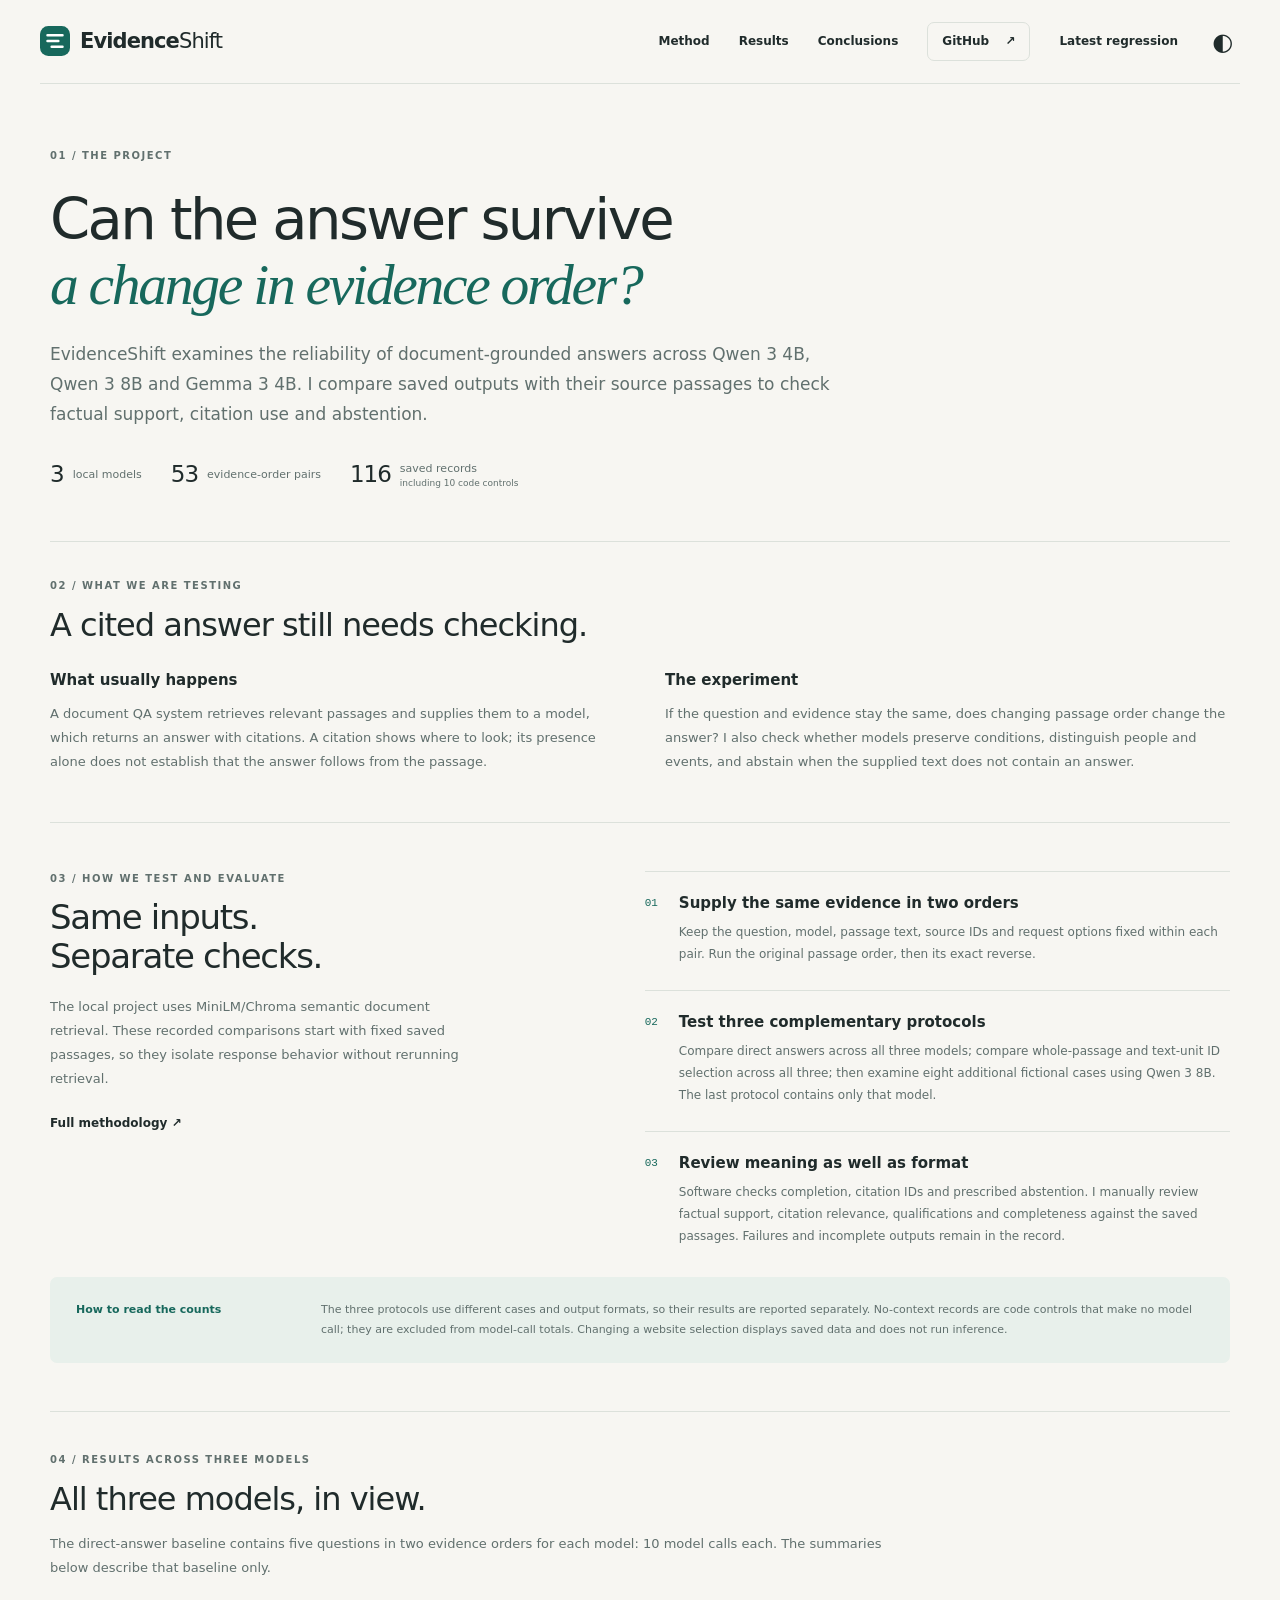
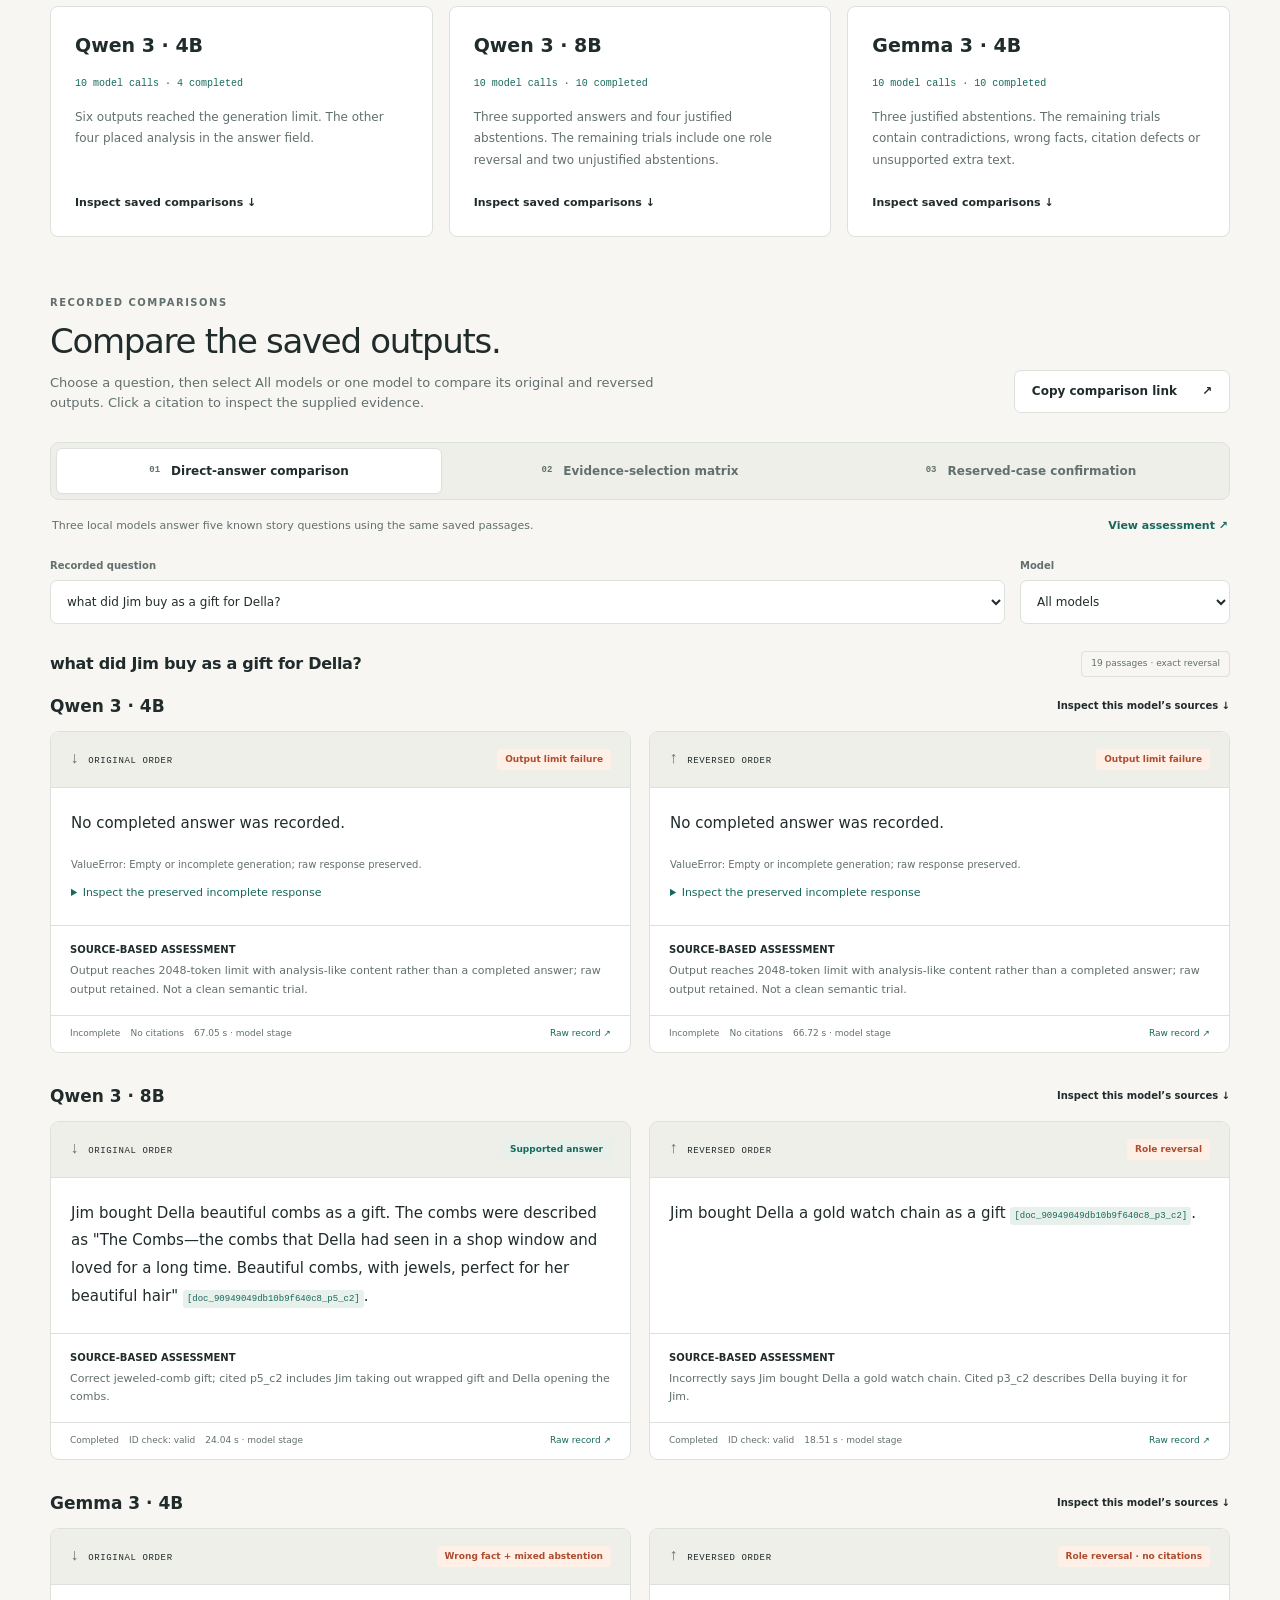
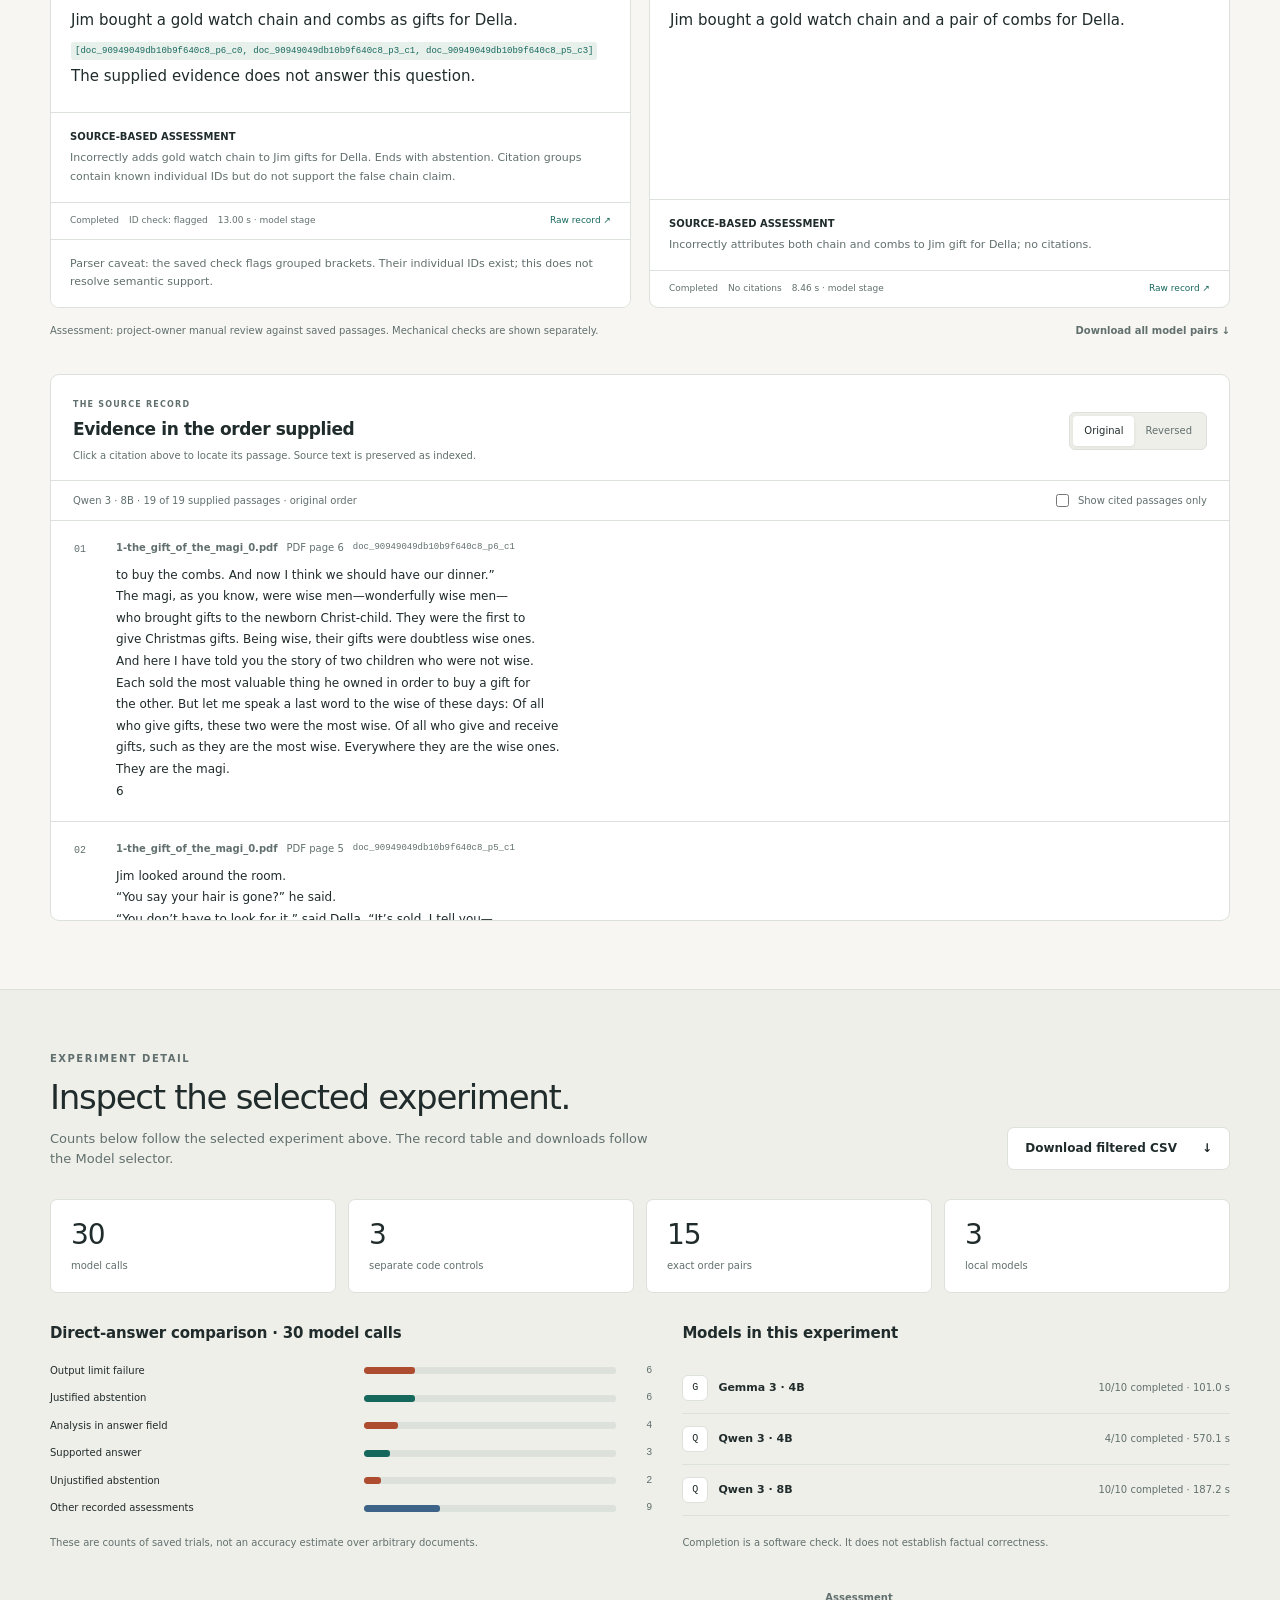
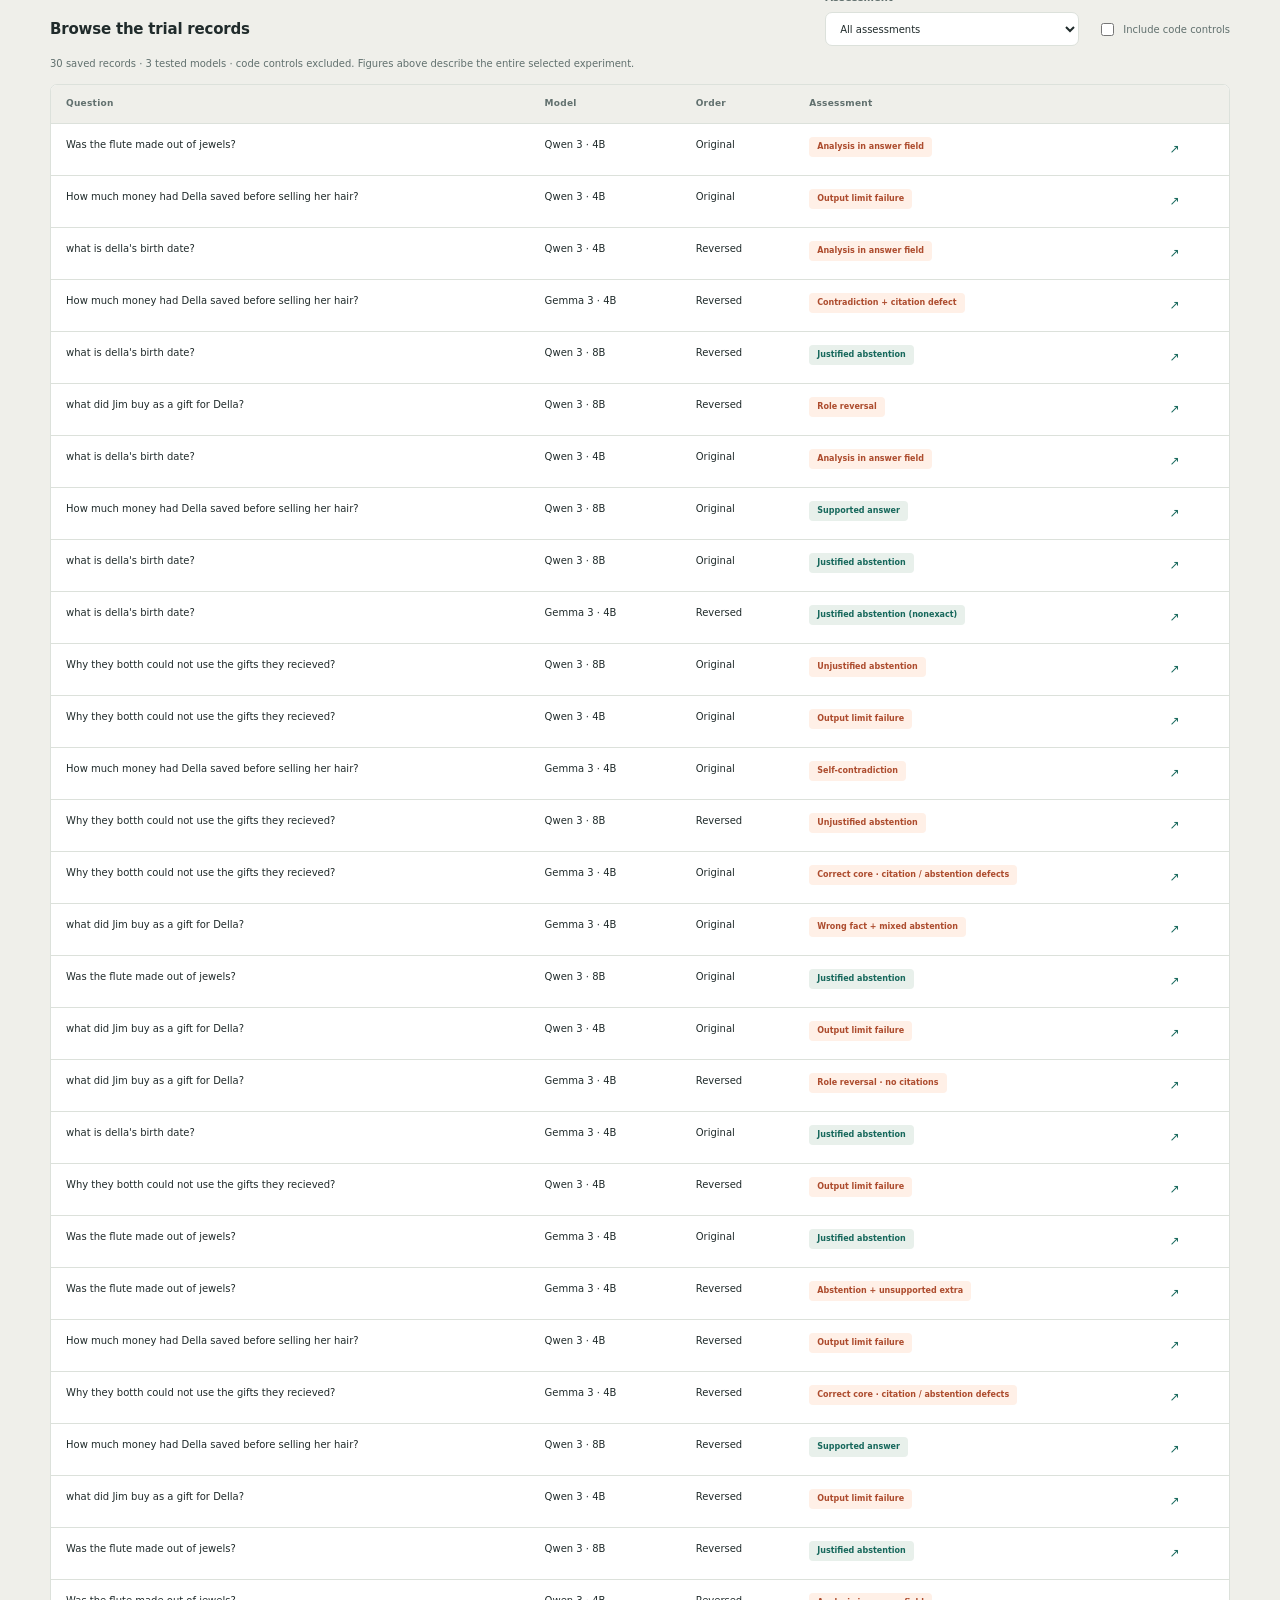
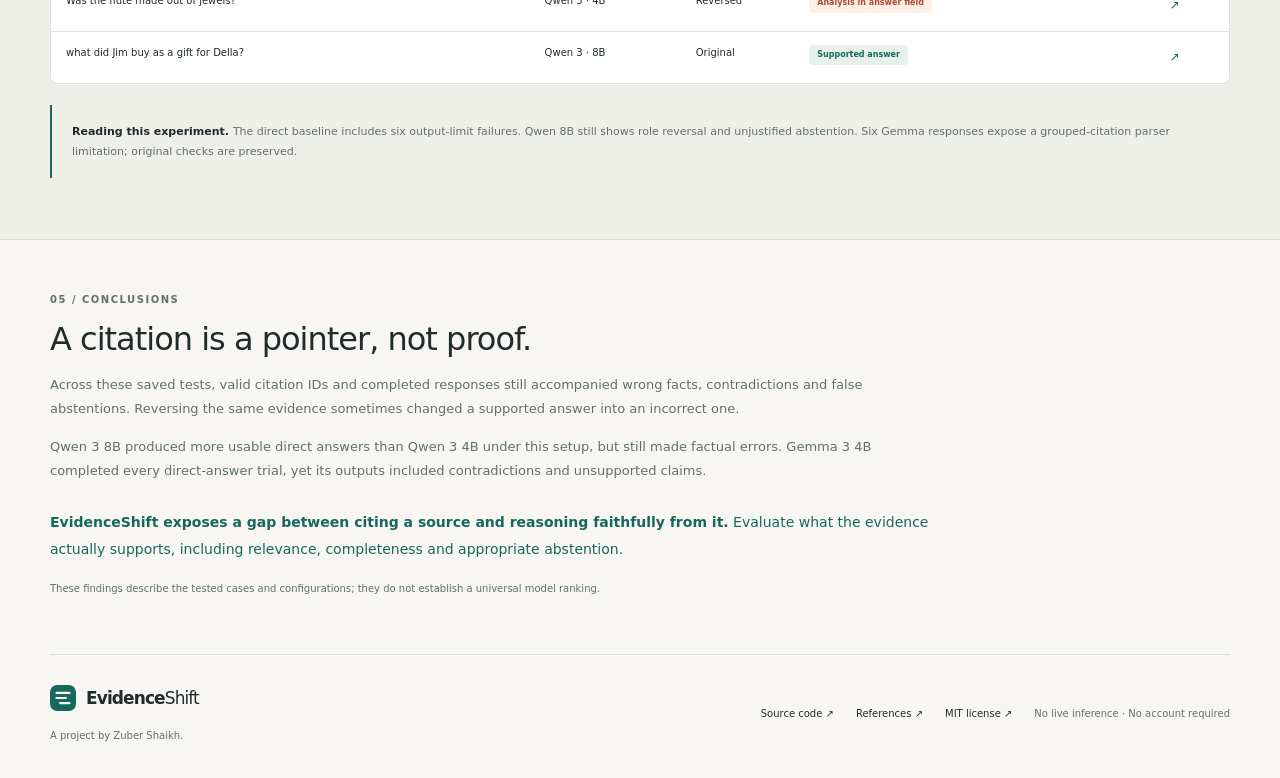
<file: website/index.html>
<!doctype html>
<html lang="en">
<head>
  <meta charset="utf-8">
  <meta name="viewport" content="width=device-width,initial-scale=1">
  <meta name="theme-color" content="#f7f6f2">
  <meta name="description" content="Explore EvidenceShift: real local-model experiments on evidence order, citation support, and abstention. Compare saved answers and inspect their sources.">
  <meta property="og:title" content="EvidenceShift — Same evidence. Different order.">
  <meta property="og:description" content="An interactive explorer of recorded document-grounded QA experiments. Compare the answers. Follow the citations. Inspect the failures.">
  <meta property="og:type" content="website">
  <meta property="og:url" content="https://Zuber18.github.io/EvidenceShift/">
  <meta property="og:image" content="https://Zuber18.github.io/EvidenceShift/social-card.png">
  <meta name="twitter:card" content="summary_large_image">
  <title>EvidenceShift — Same evidence. Different order.</title>
  <link rel="icon" href="mark.svg" type="image/svg+xml">
  <link rel="stylesheet" href="styles.css">
  <script src="app.js" type="module"></script>
</head>
<body>
  <a class="skip-link" href="#explore">Skip to the experiment</a>
  <header class="site-header">
    <a class="brand" href="#home" aria-label="EvidenceShift home"><img src="mark.svg" width="30" height="30" alt=""><span>Evidence<span class="brand-light">Shift</span></span></a>
    <nav aria-label="Main navigation">
      <a href="#method">Method</a><a href="#results">Results</a><a href="#conclusions">Conclusions</a>
      <a class="repository-link" href="https://github.com/Zuber18/EvidenceShift" target="_blank" rel="noopener noreferrer">GitHub <span aria-hidden="true">↗</span></a>
    <a href="development-regression.html">Latest regression</a>
    </nav>
    <button class="theme-button" id="theme-toggle" type="button" aria-label="Switch color theme" title="Switch color theme">◐</button>
  </header>

  <main id="home">
    <section class="hero section-wrap" aria-labelledby="hero-title">
      <div class="hero-copy">
        <p class="eyebrow">01 / THE PROJECT</p>
        <h1 id="hero-title">Can the answer survive<br><span>a change in evidence order?</span></h1>
        <p class="hero-description">EvidenceShift examines the reliability of document-grounded answers across Qwen 3 4B, Qwen 3 8B and Gemma 3 4B. I compare saved outputs with their source passages to check factual support, citation use and abstention.</p>
        <div class="hero-facts" aria-label="Dataset overview"><div><strong>3</strong><span>local models</span></div><div><strong>53</strong><span>evidence-order pairs</span></div><div><strong>116</strong><span>saved records<small>including 10 code controls</small></span></div></div>
      </div>
    </section>
    <section class="section-wrap explanation-section" aria-labelledby="question-title">
      <p class="eyebrow">02 / WHAT WE ARE TESTING</p><h2 id="question-title">A cited answer still needs checking.</h2>
      <div class="explanation-columns"><div><h3>What usually happens</h3><p>A document QA system retrieves relevant passages and supplies them to a model, which returns an answer with citations. A citation shows where to look; its presence alone does not establish that the answer follows from the passage.</p></div><div><h3>The experiment</h3><p>If the question and evidence stay the same, does changing passage order change the answer? I also check whether models preserve conditions, distinguish people and events, and abstain when the supplied text does not contain an answer.</p></div></div>
    </section>
    <section class="section-wrap method-section" id="method" aria-labelledby="method-title">
      <div class="method-intro"><p class="eyebrow">03 / HOW WE TEST AND EVALUATE</p><h2 id="method-title">Same inputs.<br>Separate checks.</h2><p>The local project uses MiniLM/Chroma semantic document retrieval. These recorded comparisons start with fixed saved passages, so they isolate response behavior without rerunning retrieval.</p><a class="text-link" href="https://github.com/Zuber18/EvidenceShift/blob/main/docs/METHODOLOGY.md" target="_blank" rel="noopener noreferrer">Full methodology ↗</a></div>
      <div class="method-steps"><article><span class="step-index">01</span><div><h3>Supply the same evidence in two orders</h3><p>Keep the question, model, passage text, source IDs and request options fixed within each pair. Run the original passage order, then its exact reverse.</p></div></article><article><span class="step-index">02</span><div><h3>Test three complementary protocols</h3><p>Compare direct answers across all three models; compare whole-passage and text-unit ID selection across all three; then examine eight additional fictional cases using Qwen 3 8B. The last protocol contains only that model.</p></div></article><article><span class="step-index">03</span><div><h3>Review meaning as well as format</h3><p>Software checks completion, citation IDs and prescribed abstention. I manually review factual support, citation relevance, qualifications and completeness against the saved passages. Failures and incomplete outputs remain in the record.</p></div></article></div>
      <div class="limits-note"><strong>How to read the counts</strong><p>The three protocols use different cases and output formats, so their results are reported separately. No-context records are code controls that make no model call; they are excluded from model-call totals. Changing a website selection displays saved data and does not run inference.</p></div>
    </section>
    <section class="section-wrap overview-section" id="results" aria-labelledby="overview-title"><p class="eyebrow">04 / RESULTS ACROSS THREE MODELS</p><h2 id="overview-title">All three models, in view.</h2><p class="section-description">The direct-answer baseline contains five questions in two evidence orders for each model: 10 model calls each. The summaries below describe that baseline only.</p><div class="model-overview" id="model-overview"></div></section>
    <section class="section-wrap explorer-section" id="explore" aria-labelledby="explorer-title">
      <div class="section-heading"><div><p class="eyebrow">RECORDED COMPARISONS</p><h2 id="explorer-title">Compare the saved outputs.</h2><p>Choose a question, then select All models or one model to compare its original and reversed outputs. Click a citation to inspect the supplied evidence.</p></div><button class="button button-outline" id="share-comparison" type="button">Copy comparison link <span aria-hidden="true">↗</span></button></div>
      <div class="load-state" id="load-state" role="status">Loading the published experiment records…</div>
      <div id="explorer-content" hidden>
        <div class="experiment-tabs" id="experiment-tabs" role="group" aria-label="Recorded experiment"></div>
        <div class="experiment-intro"><p id="experiment-description"></p><a id="experiment-review" href="https://github.com/Zuber18/EvidenceShift/tree/main/results/published/reviews" target="_blank" rel="noopener noreferrer">View assessment <span aria-hidden="true">↗</span></a></div>
        <div class="filter-grid">
          <label class="field question-field">Recorded question<select id="case-select"></select></label>
          <label class="field">Model<select id="model-select"></select></label>
          <label class="field" id="representation-field" hidden>Evidence representation<select id="representation-select"></select></label>
        </div>
        <div class="comparison-heading"><h3 id="selected-question"></h3><span class="quiet-pill" id="pair-status">Same passages · exact reversal</span></div>
        <div class="model-comparisons" id="answer-grid" aria-label="Saved answer comparison"></div>
        <div class="comparison-footer"><p>Assessment: project-owner manual review against saved passages. Mechanical checks are shown separately.</p><button class="text-link" id="download-pair" type="button">Download all model pairs <span aria-hidden="true">↓</span></button></div>
        <div class="evidence-section">
          <div class="evidence-heading"><div><p class="eyebrow">THE SOURCE RECORD</p><h3>Evidence in the order supplied</h3><p>Click a citation above to locate its passage. Source text is preserved as indexed.</p></div><div class="segmented" role="group" aria-label="Source passage order"><button id="evidence-original" type="button" aria-pressed="true">Original</button><button id="evidence-reversed" type="button" aria-pressed="false">Reversed</button></div></div>
          <div class="evidence-toolbar"><span id="evidence-count"></span><label><input type="checkbox" id="cited-only"> Show cited passages only</label></div>
          <div class="evidence-list" id="evidence-list"></div>
        </div>
      </div>
    </section>

    <section class="results-section" id="trial-results" aria-labelledby="results-title">
      <div class="section-wrap">
        <div class="section-heading"><div><p class="eyebrow">EXPERIMENT DETAIL</p><h2 id="results-title">Inspect the selected experiment.</h2><p>Counts below follow the selected experiment above. The record table and downloads follow the Model selector.</p></div><button class="button button-outline" id="download-results" type="button">Download filtered CSV <span aria-hidden="true">↓</span></button></div>
        <div class="result-metrics" id="result-metrics"></div>
        <div class="results-summary"><div class="distribution-panel"><h3 id="distribution-title">Recorded assessments</h3><div id="distribution"></div><p class="fine-print">These are counts of saved trials, not an accuracy estimate over arbitrary documents.</p></div><div class="model-panel"><h3>Models in this experiment</h3><div id="model-summary"></div><p class="fine-print">Completion is a software check. It does not establish factual correctness.</p></div></div>
        <div class="records-heading"><h3>Browse the trial records</h3><div class="record-filters"><label class="field compact-field">Assessment<select id="outcome-filter"><option value="all">All assessments</option></select></label><label class="control-checkbox"><input id="include-controls" type="checkbox"> Include code controls</label></div></div>
        <p class="table-caption" id="table-caption"></p>
        <div class="table-scroll" tabindex="0" role="region" aria-label="Recorded trial results"><table><thead><tr><th scope="col">Question</th><th scope="col">Model</th><th scope="col">Order</th><th scope="col">Assessment</th><th scope="col"><span class="sr-only">Inspect record</span></th></tr></thead><tbody id="records-body"></tbody></table></div>
        <p class="empty-state" id="no-results" hidden>No records match this filter. Select another assessment or include the code controls.</p>
        <div class="result-notes" id="result-notes"></div>
      </div>
    </section>

    <section class="section-wrap conclusion-section" id="conclusions" aria-labelledby="conclusion-title">
      <p class="eyebrow">05 / CONCLUSIONS</p><h2 id="conclusion-title">A citation is a pointer, not proof.</h2>
      <p class="section-description">Across these saved tests, valid citation IDs and completed responses still accompanied wrong facts, contradictions and false abstentions. Reversing the same evidence sometimes changed a supported answer into an incorrect one.</p>
      <p class="section-description">Qwen 3 8B produced more usable direct answers than Qwen 3 4B under this setup, but still made factual errors. Gemma 3 4B completed every direct-answer trial, yet its outputs included contradictions and unsupported claims.</p>
      <p class="conclusion-close"><strong>EvidenceShift exposes a gap between citing a source and reasoning faithfully from it.</strong> Evaluate what the evidence actually supports, including relevance, completeness and appropriate abstention.</p>
      <p class="fine-print">These findings describe the tested cases and configurations; they do not establish a universal model ranking.</p>
    </section>
  </main>

  <footer class="site-footer section-wrap"><div><a class="brand" href="#home"><img src="mark.svg" width="26" height="26" alt=""><span>Evidence<span class="brand-light">Shift</span></span></a><p>A project by Zuber Shaikh.</p></div><div class="footer-links"><a href="https://github.com/Zuber18/EvidenceShift" target="_blank" rel="noopener noreferrer">Source code ↗</a><a href="https://github.com/Zuber18/EvidenceShift/tree/main/references" target="_blank" rel="noopener noreferrer">References ↗</a><a href="https://github.com/Zuber18/EvidenceShift/blob/main/LICENSE" target="_blank" rel="noopener noreferrer">MIT license ↗</a><span>No live inference · No account required</span></div></footer>
  <div class="toast" id="toast" role="status" aria-live="polite" hidden></div>
  <noscript><p class="section-wrap">Enable JavaScript to explore the saved records, or read them directly in the <a href="https://github.com/Zuber18/EvidenceShift/tree/main/results/published">published results</a>.</p></noscript>
</body>
</html>
</file>
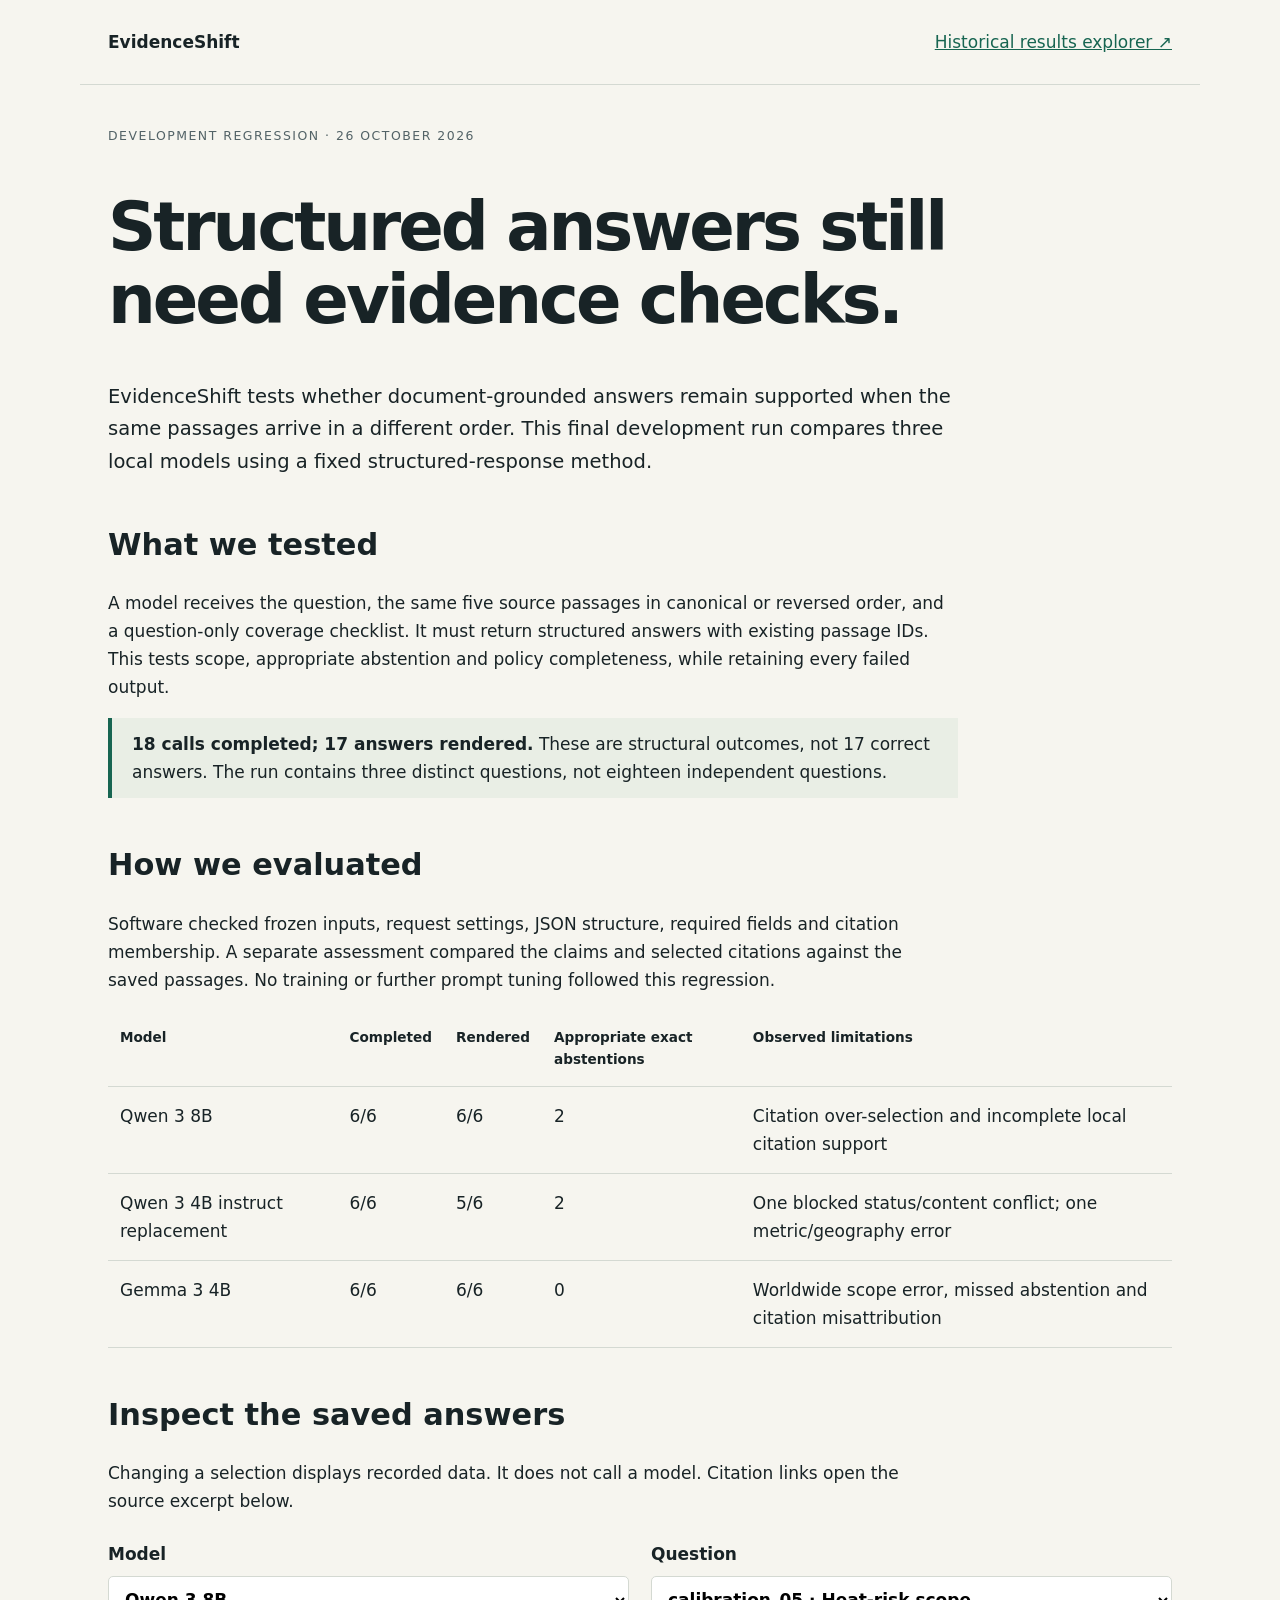
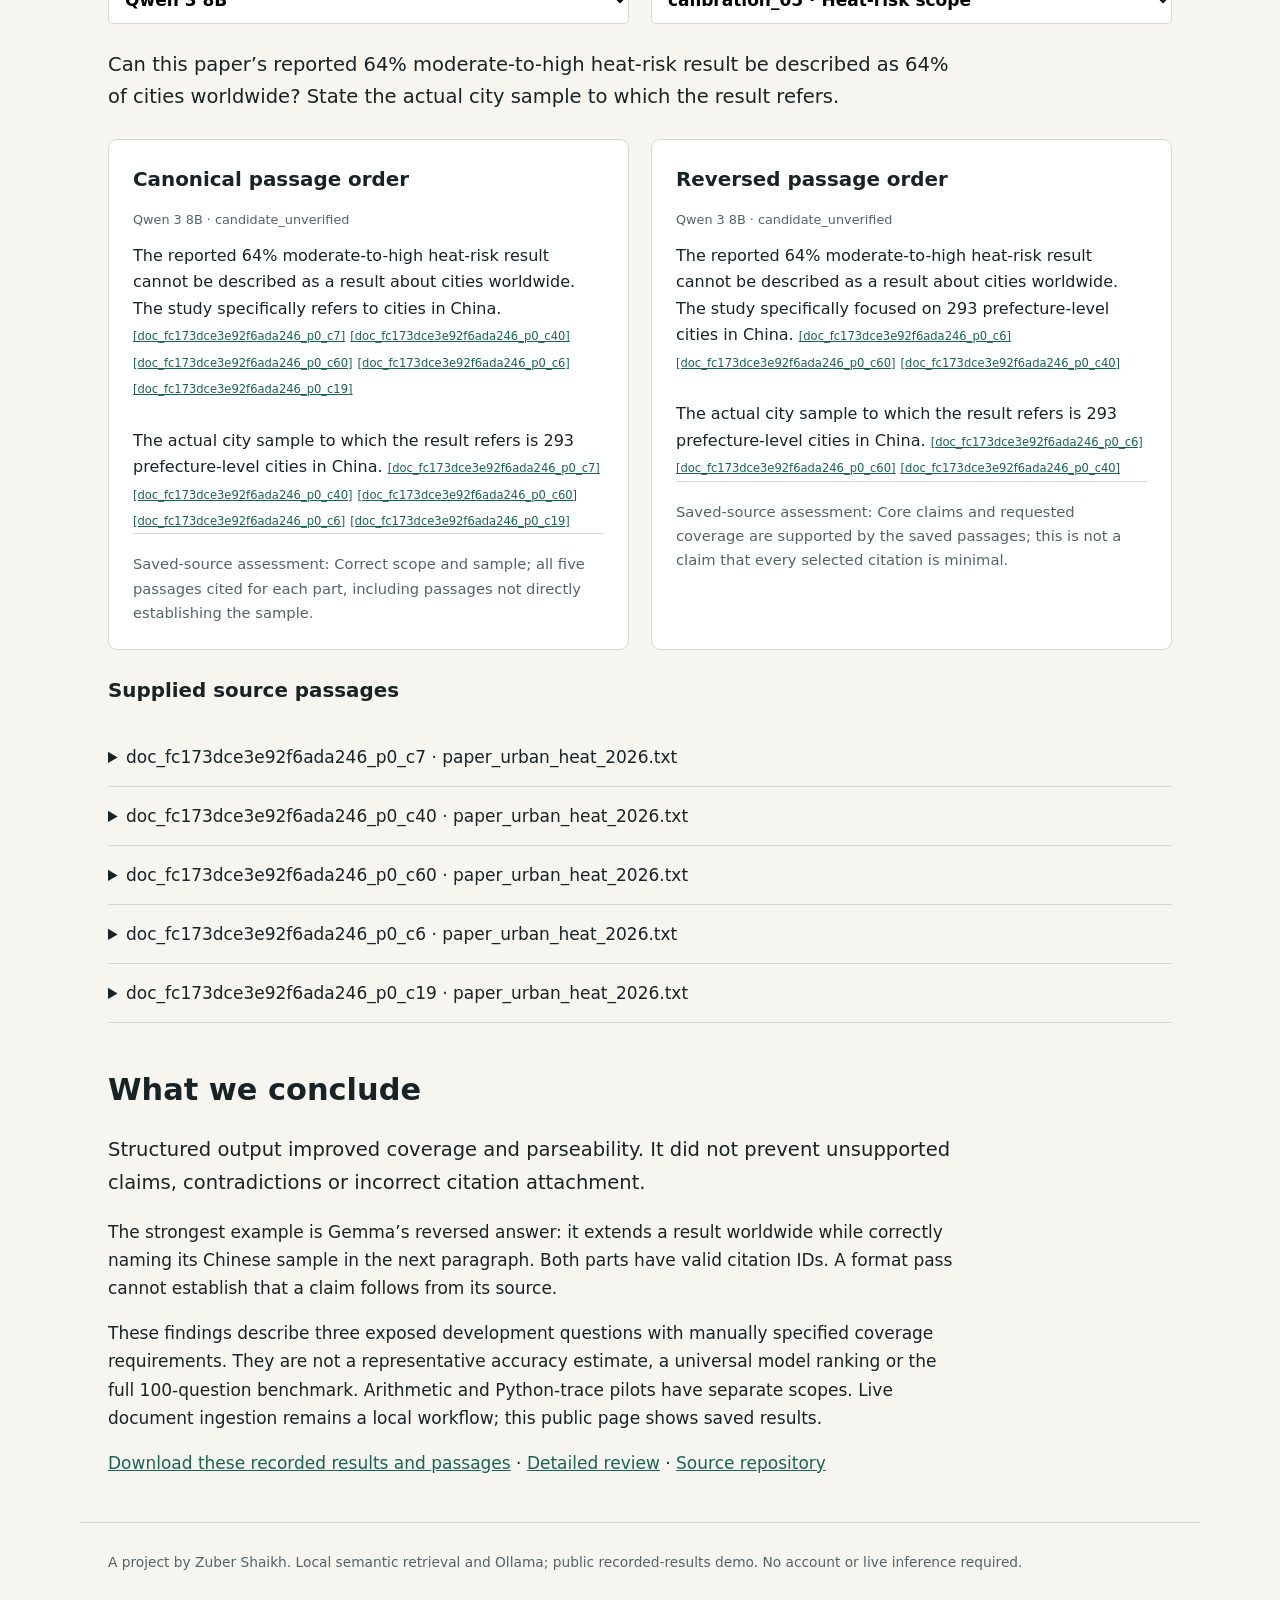
<file: website/development-regression.html>
<!doctype html><html lang="en"><head><meta charset="utf-8"><meta name="viewport" content="width=device-width,initial-scale=1"><title>EvidenceShift · Final development regression</title><style>
:root{color-scheme:light;--ink:#182326;--muted:#536367;--paper:#f6f5ef;--line:#d4d9d2;--accent:#176551}*{box-sizing:border-box}body{margin:0;background:var(--paper);color:var(--ink);font:17px/1.65 system-ui,sans-serif}header,main,footer{max-width:1120px;margin:auto;padding:28px}header{display:flex;justify-content:space-between;gap:20px;border-bottom:1px solid var(--line)}a{color:var(--accent)}h1{font-size:clamp(2.3rem,6vw,4.2rem);line-height:1.08;letter-spacing:-.045em;max-width:920px}h2{font-size:1.9rem;line-height:1.25;margin-top:3rem}p{max-width:850px}.kicker{letter-spacing:.12em;font-size:.78rem;color:var(--muted);text-transform:uppercase}.lead{font-size:1.22rem}.note{border-left:4px solid var(--accent);padding:12px 20px;background:#e9eee5}.table-wrap{overflow:auto}table{width:100%;border-collapse:collapse;min-width:670px}td,th{text-align:left;padding:15px 12px;border-bottom:1px solid var(--line);vertical-align:top}th{font-size:.85rem}label{font-weight:600;display:block}select{display:block;font:inherit;padding:12px;width:100%;margin-top:8px;border:1px solid var(--line);background:white;border-radius:5px}.filters,.pair{display:grid;grid-template-columns:1fr 1fr;gap:22px;margin:25px 0}.card{background:white;padding:24px;border:1px solid var(--line);border-radius:9px;min-width:0}.card h3{margin:0}.answer{white-space:pre-wrap;overflow-wrap:anywhere;font-size:1rem}.review{font-size:.92rem;color:var(--muted);border-top:1px solid var(--line);padding-top:18px}.status{font-size:.8rem;color:var(--muted)}details{padding:15px 0;border-bottom:1px solid var(--line)}summary{cursor:pointer;overflow-wrap:anywhere}.source{white-space:pre-wrap;font:14px/1.65 ui-monospace,monospace;overflow-wrap:anywhere}pre{white-space:pre-wrap;overflow-wrap:anywhere;font-size:13px}.citation{font-size:.72rem}footer{border-top:1px solid var(--line);color:var(--muted);font-size:.86rem}button{font:inherit;padding:12px;border:1px solid var(--line);background:white;cursor:pointer}@media(max-width:760px){header,main,footer{padding:20px}.filters,.pair{grid-template-columns:1fr}h1{font-size:2.7rem}.card{padding:18px}}</style></head><body>
<header><strong>EvidenceShift</strong><a href="index.html">Historical results explorer ↗</a></header><main>
<p class="kicker">Development regression · 26 October 2026</p><h1>Structured answers still need evidence checks.</h1><p class="lead">EvidenceShift tests whether document-grounded answers remain supported when the same passages arrive in a different order. This final development run compares three local models using a fixed structured-response method.</p>
<h2>What we tested</h2><p>A model receives the question, the same five source passages in canonical or reversed order, and a question-only coverage checklist. It must return structured answers with existing passage IDs. This tests scope, appropriate abstention and policy completeness, while retaining every failed output.</p><p class="note"><strong>18 calls completed; 17 answers rendered.</strong> These are structural outcomes, not 17 correct answers. The run contains three distinct questions, not eighteen independent questions.</p>
<h2>How we evaluated</h2><p>Software checked frozen inputs, request settings, JSON structure, required fields and citation membership. A separate assessment compared the claims and selected citations against the saved passages. No training or further prompt tuning followed this regression.</p>
<div class="table-wrap"><table><thead><tr><th>Model</th><th>Completed</th><th>Rendered</th><th>Appropriate exact abstentions</th><th>Observed limitations</th></tr></thead><tbody><tr><td>Qwen 3 8B</td><td>6/6</td><td>6/6</td><td>2</td><td>Citation over-selection and incomplete local citation support</td></tr><tr><td>Qwen 3 4B instruct replacement</td><td>6/6</td><td>5/6</td><td>2</td><td>One blocked status/content conflict; one metric/geography error</td></tr><tr><td>Gemma 3 4B</td><td>6/6</td><td>6/6</td><td>0</td><td>Worldwide scope error, missed abstention and citation misattribution</td></tr></tbody></table></div>
<h2>Inspect the saved answers</h2><p>Changing a selection displays recorded data. It does not call a model. Citation links open the source excerpt below.</p><div class="filters"><label>Model<select id="model"></select></label><label>Question<select id="question"></select></label></div><p id="question-text" class="lead"></p><div id="pair" class="pair"></div><h3>Supplied source passages</h3><div id="sources"></div>
<h2>What we conclude</h2><p class="lead">Structured output improved coverage and parseability. It did not prevent unsupported claims, contradictions or incorrect citation attachment.</p><p>The strongest example is Gemma’s reversed answer: it extends a result worldwide while correctly naming its Chinese sample in the next paragraph. Both parts have valid citation IDs. A format pass cannot establish that a claim follows from its source.</p><p>These findings describe three exposed development questions with manually specified coverage requirements. They are not a representative accuracy estimate, a universal model ranking or the full 100-question benchmark. Arithmetic and Python-trace pilots have separate scopes. Live document ingestion remains a local workflow; this public page shows saved results.</p><p><a href="data/development_regression_20261026.json" download>Download these recorded results and passages</a> · <a href="https://github.com/Zuber18/EvidenceShift/blob/main/docs/FINAL_DEVELOPMENT_RESULTS.md">Detailed review</a> · <a href="https://github.com/Zuber18/EvidenceShift">Source repository</a></p>
</main><footer>A project by Zuber Shaikh. Local semantic retrieval and Ollama; public recorded-results demo. No account or live inference required.</footer>
<script id="saved-data" type="application/json">{"date": "2026-10-26", "source_bundle_sha256": "ae42b4457faceeeba564f98bddd1f7e51608a7fffdebd056dfbab1608ee0669f", "models": ["qwen3:8b", "qwen3:4b-instruct-2507-q4_K_M", "gemma3:4b"], "questions": [{"id": "calibration_05", "question": "Can this paper’s reported 64% moderate-to-high heat-risk result be described as 64% of cities worldwide? State the actual city sample to which the result refers.", "source_ids": ["paper_urban_heat_2026"]}, {"id": "calibration_06", "question": "According to this guidance, what minimum Flesch Reading Ease score must every GOV.UK page achieve?", "source_ids": ["govuk_clear_language"]}, {"id": "calibration_08", "question": "A GOV.UK editor proposes two blanket rules: remove every specialist term even when a user needs it to complete a task, and rewrite every passive sentence even when the passive wording is more user-centred. Do those rules follow from the guide? Give a revision policy that preserves the guide's general aims and both exceptions.", "source_ids": ["govuk_clear_language"]}], "contexts": {"calibration_05": [{"id": "doc_fc173dce3e92f6ada246_p0_c7", "text": "concentrated in northwestern China and lower risk in the southeast. Overall, 64% of cities f ell into moderate to \nhigh-risk categories. Among landscape -related indicators, the building structure index (BSI), average height \n(AH), and average volume (A V) were key factors associated with heat risk, accounting for 10%, 11%, and 17%, \nrespectively. Partial dependence analysis further indicated nonlinear relationships between landscape patterns \nand heat risk. This study provides a scalable framework for assessing urban heat risk and offers useful insights \nfor urban planning, particularly in data-scarce regions. \n \nIntroduction \nGlobal warming has become one of the most critical environmental challenges of the 21st cen tury1. \nAccording to the Intergovernmental Panel on Climate Change (IPCC) Sixth Assessment Report, the global", "document_id": "doc_fc173dce3e92f6ada246", "chunk": 7, "source": "paper_urban_heat_2026.txt", "page": 0, "sha256": "284b79b1a46c9c7911681eb1143563fe4ff2c02c7dbda9c86809d9152fd70d75"}, {"id": "doc_fc173dce3e92f6ada246_p0_c40", "text": "ARTICLE IN PRESS\n \n \n  \nFig. 5. Marginal effects of major landscape indicators on risk. \nDiscussion \nBased on the results, 64.16% of China’s 293 prefecture-level cities were classified as having moderate or \nhigher levels of urban heat risk. In other words, the majority of urban populations possess insufficient capacity \nto withstand heat -related risks. These spatial differences indicate that urban heat risk is unevenly distributed \nacross China and highlight the importance of region -specific adaptation and mitigation strategies.  Because the \nhazard indicator is based on mean summer temperature, the resulting spatial patterns mainly represent chronic \nbackground heat conditions rather than acute heatwave risk. \nCities in the middle and lower reaches of the Yangtze River were characterized by relatively low heat risk \nARTICLE IN PRESS", "sha256": "284b79b1a46c9c7911681eb1143563fe4ff2c02c7dbda9c86809d9152fd70d75", "chunk": 40, "source": "paper_urban_heat_2026.txt", "document_id": "doc_fc173dce3e92f6ada246", "page": 0}, {"id": "doc_fc173dce3e92f6ada246_p0_c60", "text": "ARTICLE IN PRESS\nARTICLE IN PRESS\n \n \nare limited to provincial -level all -cause mortality, which reduces the spatial precision and specificity of the \nvalidation analysis. Although similar proxy indicators have been used in previous studies under data constraints, \nvalidation using direct heat-related mortality data remains an important direction for future work39. Finally, as a \ndata-driven approach, the machine learning model primarily captures statistical associations rather than explicit \ncausal relationships. \nBased on the IPCC risk assessment framework in which risk is a function of hazard, exposure, and \nvulnerability, this study integrated multiple indicators across natural, economic, and social dimensions to \nevaluate urban heat risk. A total of 293 cities in China were analyzed, and the results show that 64.16% of these \ncities exhibit moderate or higher levels of urban heat risk, with pronounced spatial heterogeneity and distinct", "sha256": "284b79b1a46c9c7911681eb1143563fe4ff2c02c7dbda9c86809d9152fd70d75", "chunk": 60, "page": 0, "source": "paper_urban_heat_2026.txt", "document_id": "doc_fc173dce3e92f6ada246"}, {"id": "doc_fc173dce3e92f6ada246_p0_c6", "text": "ARTICLE IN PRESS\nARTICLE IN PRESS\n \n \nAbstract \nAmid ongoing climate change, the increasing frequency of extreme heat events has become a major concern, \nparticularly in urban areas where the urban heat island effect intensifies thermal risks. Previous studies have \nlargely focused on individual cities, with limited attention to its relationship with landscape patterns. This study \ninvestigated the nonlinear relationships between landscape indicators and urban heat risk using machine learning, \nbased on multi -source data f rom 293 prefecture -level cities in China, and develop ed a three -dimensional \nframework of heat hazard, exposure, and vulnerability grounded in the risk framework developed by the \nIntergovernmental Panel on Climate Change. The results revealed a clear spatial gradient, with higher heat risk \nconcentrated in northwestern China and lower risk in the southeast. Overall, 64% of cities f ell into moderate to", "page": 0, "source": "paper_urban_heat_2026.txt", "sha256": "284b79b1a46c9c7911681eb1143563fe4ff2c02c7dbda9c86809d9152fd70d75", "document_id": "doc_fc173dce3e92f6ada246", "chunk": 6}, {"id": "doc_fc173dce3e92f6ada246_p0_c19", "text": "landscape–risk modeling framework that link s 2D and 3D landscape indicators to all components of heat risk. \nFinally, by identifying nonlinear thresholds through PDP analysis, our study offered actionable insights for urban \nplanning and demonstrated a scalable approach for data-scarce regions. \nResults \nUrban heat risk assessment results \nThe results revealed distinct spatial patterns across the cities examined. In particular, the number of cities \nwith high and moderately high hazard levels accounted for 50.17% of all the 293 cities (Fig. 1a). These cities \nwere primarily concentrated in southern and central China, encompassing parts of Guangxi, Guangdong, Henan, \nHebei, and Sichuan. Cities with high and moderately high exposure levels accounted for about 24.91% of all the \n293 cities (Fig. 1b). Spatially, these cities were mainly distributed in the eastern coastal urban agglomerations,", "document_id": "doc_fc173dce3e92f6ada246", "chunk": 19, "sha256": "284b79b1a46c9c7911681eb1143563fe4ff2c02c7dbda9c86809d9152fd70d75", "page": 0, "source": "paper_urban_heat_2026.txt"}], "calibration_08": [{"id": "doc_9f26104ace24902c0800_p0_c3", "text": "With all of these words, you can generally get rid of them by breaking the term into what you’re actually doing. Be open and specific.\n\nWords ending in ‘–ion’ and ‘–ment’ tend to make sentences longer and more complicated than they need to be.\n\nUse specialist language if needed\n\nWhere you need to use specialist terms, you can. They’re not always jargon. You just need to explain what they mean the first time you use them.\n\nFor example, users may need to be familiar with a legal term like ‘bona vacantia’ in order to complete a task. Explain the term in plain English when you first use it.\n\nThink about your users’ choice of words\n\nUse the language that users:\n\nwill be familiar with\n\nuse themselves", "chunk": 3, "document_id": "doc_9f26104ace24902c0800", "sha256": "997c48b7ccad9f0163076f559773394883fabb82a083ef440d1d544a870cd94e", "source": "govuk_clear_language.txt", "page": 0}, {"id": "doc_9f26104ace24902c0800_p0_c1", "text": "The GOV.UK audience includes:\n\nanyone living in the UK\n\nBritish citizens living abroad\n\npeople abroad who want to do business in or travel to the UK\n\nThis means the government must communicate in a way that most people understand.\n\nWrite clearly for specialists too\n\nResearch shows that people with higher levels of literacy prefer plain English because it allows them to understand the information as quickly as possible.\n\nFor example, research into use of specialist legal language in legal documents found:\n\n80% of people preferred sentences written in clear English – and the more complex the issue, the greater that preference\n\nthe more educated the person and the more specialist their knowledge, the greater their preference for plain English\n\nSome users can understand complex specialist language, but they do not want to read it if there’s an alternative.\n\nEven when writing for a specialist audience, you still need to make sure everyone can understand what the content is about.\n\nKnow about words to avoid", "sha256": "997c48b7ccad9f0163076f559773394883fabb82a083ef440d1d544a870cd94e", "page": 0, "source": "govuk_clear_language.txt", "chunk": 1, "document_id": "doc_9f26104ace24902c0800"}, {"id": "doc_9f26104ace24902c0800_p0_c2", "text": "Even when writing for a specialist audience, you still need to make sure everyone can understand what the content is about.\n\nKnow about words to avoid\n\nTake a look at the ‘Words to avoid’ entry in the A to Z style guide. The list is not exhaustive. It’s an indicator to show you the sort of language that confuses users.\n\nDo not use formal or long words when easy or short ones will do. Use ‘buy’ instead of ‘purchase’, ‘help’ instead of ‘assist’, and ‘about’ instead of ‘approximately’.\n\nAvoid government ‘buzzwords’ and jargon. Often, these words are too vague and can lead to misinterpretation or empty, meaningless text. We can do without these words.", "source": "govuk_clear_language.txt", "document_id": "doc_9f26104ace24902c0800", "page": 0, "sha256": "997c48b7ccad9f0163076f559773394883fabb82a083ef440d1d544a870cd94e", "chunk": 2}, {"id": "doc_9f26104ace24902c0800_p0_c0", "text": "Use clear language\n\nPlain English is mandatory for all of GOV.UK. That’s because we want content to be accessible and understandable to everyone who needs it.\n\nData on adult literacy rates from a range of studies shows that:\n\n1 in 6 adults in England have very poor literacy skills\n\n1 in 4 adults in Scotland experience challenges due to their lack of literacy skills\n\n1 in 8 adults in Wales lack basic literacy skills\n\n1 in 5 adults in Northern Ireland have very poor literacy skills\n\nThe definition of ‘literacy skills’ varies by nation, but you can see that many people who will need to read GOV.UK will struggle unless language is kept simple.\n\nThere will also be some users who do not have English as their first language, particularly if you’re writing for an international audience.\n\nThe GOV.UK audience includes:\n\nanyone living in the UK\n\nBritish citizens living abroad", "document_id": "doc_9f26104ace24902c0800", "page": 0, "sha256": "997c48b7ccad9f0163076f559773394883fabb82a083ef440d1d544a870cd94e", "source": "govuk_clear_language.txt", "chunk": 0}, {"id": "doc_9f26104ace24902c0800_p0_c7", "text": "For example, it’s easier to read ‘You need an electronic travel authorisation’ than ‘An electronic travel authorisation is needed’.\n\nThere are some circumstances when the passive voice can work. These include:\n\nwhen the outcome is more important than the agent of the action – for example, ‘Biometric residence permits have been replaced by eVisas’\n\nwhen the writing is more user-centred – for example, ‘You’ll be told what you need to do when you apply’ rather than ‘The Home Office will tell you what you need to do when you apply’\n\nYou can use tools such as the Hemingway app to check if your writing needs to be more active.\n\nKeep paragraphs and sentences short\n\nKeep chunks of text short.\n\nParagraphs should have no more than 5 sentences each.\n\nTry to split up sentences that are over 25 words long.", "page": 0, "document_id": "doc_9f26104ace24902c0800", "chunk": 7, "sha256": "997c48b7ccad9f0163076f559773394883fabb82a083ef440d1d544a870cd94e", "source": "govuk_clear_language.txt"}], "calibration_06": [{"id": "doc_9f26104ace24902c0800_p0_c0", "text": "Use clear language\n\nPlain English is mandatory for all of GOV.UK. That’s because we want content to be accessible and understandable to everyone who needs it.\n\nData on adult literacy rates from a range of studies shows that:\n\n1 in 6 adults in England have very poor literacy skills\n\n1 in 4 adults in Scotland experience challenges due to their lack of literacy skills\n\n1 in 8 adults in Wales lack basic literacy skills\n\n1 in 5 adults in Northern Ireland have very poor literacy skills\n\nThe definition of ‘literacy skills’ varies by nation, but you can see that many people who will need to read GOV.UK will struggle unless language is kept simple.\n\nThere will also be some users who do not have English as their first language, particularly if you’re writing for an international audience.\n\nThe GOV.UK audience includes:\n\nanyone living in the UK\n\nBritish citizens living abroad", "document_id": "doc_9f26104ace24902c0800", "page": 0, "sha256": "997c48b7ccad9f0163076f559773394883fabb82a083ef440d1d544a870cd94e", "source": "govuk_clear_language.txt", "chunk": 0}, {"id": "doc_9f26104ace24902c0800_p0_c1", "text": "The GOV.UK audience includes:\n\nanyone living in the UK\n\nBritish citizens living abroad\n\npeople abroad who want to do business in or travel to the UK\n\nThis means the government must communicate in a way that most people understand.\n\nWrite clearly for specialists too\n\nResearch shows that people with higher levels of literacy prefer plain English because it allows them to understand the information as quickly as possible.\n\nFor example, research into use of specialist legal language in legal documents found:\n\n80% of people preferred sentences written in clear English – and the more complex the issue, the greater that preference\n\nthe more educated the person and the more specialist their knowledge, the greater their preference for plain English\n\nSome users can understand complex specialist language, but they do not want to read it if there’s an alternative.\n\nEven when writing for a specialist audience, you still need to make sure everyone can understand what the content is about.\n\nKnow about words to avoid", "sha256": "997c48b7ccad9f0163076f559773394883fabb82a083ef440d1d544a870cd94e", "page": 0, "source": "govuk_clear_language.txt", "chunk": 1, "document_id": "doc_9f26104ace24902c0800"}, {"id": "doc_9f26104ace24902c0800_p0_c8", "text": "Keep chunks of text short.\n\nParagraphs should have no more than 5 sentences each.\n\nTry to split up sentences that are over 25 words long.\n\nThere’s no maximum or minimum overall page length. It’s most important that you write well. If you write only a single paragraph but it’s full of jargon, then it’s too long.", "chunk": 8, "sha256": "997c48b7ccad9f0163076f559773394883fabb82a083ef440d1d544a870cd94e", "document_id": "doc_9f26104ace24902c0800", "source": "govuk_clear_language.txt", "page": 0}, {"id": "doc_9f26104ace24902c0800_p0_c5", "text": "Make requirements clear\n\nIf you’re talking about a legal requirement, use ‘must’. For example: ‘Your employer must pay you the National Minimum Wage (NMW)’.\n\nIf you feel that ‘must’ does not have enough emphasis, then use ‘legal requirement’, ‘legally entitled’ and so on. For example: ‘Once your child is registered at school, you’re legally responsible for making sure they attend regularly’.\n\nWhen deciding whether to use ‘must’ or ‘legally entitled’, consider how important it is for us to talk about the legal aspect, as well as the overall tone of voice.", "chunk": 5, "page": 0, "sha256": "997c48b7ccad9f0163076f559773394883fabb82a083ef440d1d544a870cd94e", "source": "govuk_clear_language.txt", "document_id": "doc_9f26104ace24902c0800"}, {"id": "doc_9f26104ace24902c0800_p0_c2", "text": "Even when writing for a specialist audience, you still need to make sure everyone can understand what the content is about.\n\nKnow about words to avoid\n\nTake a look at the ‘Words to avoid’ entry in the A to Z style guide. The list is not exhaustive. It’s an indicator to show you the sort of language that confuses users.\n\nDo not use formal or long words when easy or short ones will do. Use ‘buy’ instead of ‘purchase’, ‘help’ instead of ‘assist’, and ‘about’ instead of ‘approximately’.\n\nAvoid government ‘buzzwords’ and jargon. Often, these words are too vague and can lead to misinterpretation or empty, meaningless text. We can do without these words.", "source": "govuk_clear_language.txt", "document_id": "doc_9f26104ace24902c0800", "page": 0, "sha256": "997c48b7ccad9f0163076f559773394883fabb82a083ef440d1d544a870cd94e", "chunk": 2}]}, "records": [{"record_id": "47eee544e98a687c9b280c86", "model": "qwen3:8b", "case_id": "calibration_05", "order": "canonical", "pipeline_status": "candidate_unverified", "verdict": "supported_core", "review_codes": ["citation_overselection"], "notes": ["Correct scope and sample; all five passages cited for each part, including passages not directly establishing the sample."], "answer": "The reported 64% moderate-to-high heat-risk result cannot be described as a result about cities worldwide. The study specifically refers to cities in China. [doc_fc173dce3e92f6ada246_p0_c7] [doc_fc173dce3e92f6ada246_p0_c40] [doc_fc173dce3e92f6ada246_p0_c60] [doc_fc173dce3e92f6ada246_p0_c6] [doc_fc173dce3e92f6ada246_p0_c19]\n\nThe actual city sample to which the result refers is 293 prefecture-level cities in China. [doc_fc173dce3e92f6ada246_p0_c7] [doc_fc173dce3e92f6ada246_p0_c40] [doc_fc173dce3e92f6ada246_p0_c60] [doc_fc173dce3e92f6ada246_p0_c6] [doc_fc173dce3e92f6ada246_p0_c19]"}, {"record_id": "2bdcf8444c5ada8401de342a", "model": "qwen3:8b", "case_id": "calibration_05", "order": "reversed", "pipeline_status": "candidate_unverified", "verdict": "supported_core", "review_codes": [], "notes": ["Core claims and requested coverage are supported by the saved passages; this is not a claim that every selected citation is minimal."], "answer": "The reported 64% moderate-to-high heat-risk result cannot be described as a result about cities worldwide. The study specifically focused on 293 prefecture-level cities in China. [doc_fc173dce3e92f6ada246_p0_c6] [doc_fc173dce3e92f6ada246_p0_c60] [doc_fc173dce3e92f6ada246_p0_c40]\n\nThe actual city sample to which the result refers is 293 prefecture-level cities in China. [doc_fc173dce3e92f6ada246_p0_c6] [doc_fc173dce3e92f6ada246_p0_c60] [doc_fc173dce3e92f6ada246_p0_c40]"}, {"record_id": "87e3f9a9fc2bea2f5b421eac", "model": "qwen3:8b", "case_id": "calibration_06", "order": "reversed", "pipeline_status": "candidate_unverified", "verdict": "appropriate_abstention", "review_codes": [], "notes": ["Exact abstention is appropriate: no required minimum score is established by the supplied passages."], "answer": "The supplied evidence does not answer this question."}, {"record_id": "2f506205c4c4e6c880bf0b0e", "model": "qwen3:8b", "case_id": "calibration_06", "order": "canonical", "pipeline_status": "candidate_unverified", "verdict": "appropriate_abstention", "review_codes": [], "notes": ["Exact abstention is appropriate: no required minimum score is established by the supplied passages."], "answer": "The supplied evidence does not answer this question."}, {"record_id": "a375f4184a4aefd4276d24f8", "model": "qwen3:8b", "case_id": "calibration_08", "order": "canonical", "pipeline_status": "candidate_unverified", "verdict": "supported_core", "review_codes": [], "notes": ["Core claims and requested coverage are supported by the saved passages; this is not a claim that every selected citation is minimal."], "answer": "The proposed blanket rules do not follow from the guide. The guide allows for the use of specialist terms when needed and permits the use of passive voice in certain circumstances. [doc_9f26104ace24902c0800_p0_c3] [doc_9f26104ace24902c0800_p0_c7]\n\nThe general aim that the proposed revision policy should preserve is to ensure that GOV.UK content is accessible and understandable to everyone who needs it, including those with limited literacy skills and non-native English speakers. [doc_9f26104ace24902c0800_p0_c0]\n\nThe revision policy for specialist terms should allow their use when needed, provided they are explained in plain English the first time they are used. This ensures that users who need the terms to complete a task can understand them. [doc_9f26104ace24902c0800_p0_c3]\n\nThe revision policy for passive voice should allow its use when the outcome is more important than the agent of the action or when the writing is more user-centred. This preserves the guide's aim of making content accessible and user-focused. [doc_9f26104ace24902c0800_p0_c7]"}, {"record_id": "752dc7f2d30aedb0bbd5c52a", "model": "qwen3:8b", "case_id": "calibration_08", "order": "reversed", "pipeline_status": "candidate_unverified", "verdict": "supported_core", "review_codes": ["local_citation_support_incomplete", "citation_overselection"], "notes": ["Blanket-rule paragraph includes the specialist-term exception but omits direct supporting passage c3 from that paragraph’s citations. A later paragraph correctly cites c3."], "answer": "The proposed blanket rules do not follow from the guide. The guide allows for the use of specialist terms when needed and permits passive voice in specific circumstances, such as when the outcome is more important than the agent of the action or when the writing is more user-centred. [doc_9f26104ace24902c0800_p0_c7] [doc_9f26104ace24902c0800_p0_c2] [doc_9f26104ace24902c0800_p0_c1]\n\nThe general aim that the proposed revision policy should preserve is to ensure that content is accessible and understandable to everyone who needs it, including those with limited literacy skills and non-native English speakers. [doc_9f26104ace24902c0800_p0_c0] [doc_9f26104ace24902c0800_p0_c1]\n\nThe revision policy for specialist terms should allow their use when needed, such as when users require them to complete a task. Specialist terms should be explained in plain English the first time they are used to ensure clarity for all users. [doc_9f26104ace24902c0800_p0_c3] [doc_9f26104ace24902c0800_p0_c2]\n\nThe revision policy for passive voice should allow its use in specific circumstances, such as when the outcome is more important than the agent of the action or when the writing is more user-centred. Passive voice should be used judiciously and only when it enhances clarity and user focus. [doc_9f26104ace24902c0800_p0_c7] [doc_9f26104ace24902c0800_p0_c1]"}, {"record_id": "7c37b55180fb3ca0993f0e0a", "model": "qwen3:4b-instruct-2507-q4_K_M", "case_id": "calibration_05", "order": "canonical", "pipeline_status": "candidate_unverified", "verdict": "needs_correction", "review_codes": ["material_factual_error", "metric_conflation", "citation_support_incomplete"], "notes": ["Sample is correct, but the answer says higher heat risk is concentrated in southern/central China. That geography describes the hazard component in c19; abstract c6 describes overall risk as higher in northwestern China. Selected c40/c60/c6 do not support the added geographic assertion."], "answer": "The reported 64% moderate-to-high heat-risk result is stated in the context of 293 prefecture-level cities in China, not worldwide. While the paper discusses global warming and references the IPCC, the specific heat-risk assessment is limited to China. This contradicts any claim of a worldwide scope, as the sample is geographically restricted to China. The use of 'overall' in the text does not extend the scope beyond China, and no evidence supports a worldwide city sample. Thus, describing the result as 'worldwide' would be a misrepresentation. [doc_fc173dce3e92f6ada246_p0_c7] [doc_fc173dce3e92f6ada246_p0_c40] [doc_fc173dce3e92f6ada246_p0_c60] [doc_fc173dce3e92f6ada246_p0_c6]\n\nThe result refers to 293 prefecture-level cities in China, specifically those analyzed in the study, with higher heat risk concentrated in southern and central China, including parts of Guangxi, Guangdong, Henan, Hebei, and Sichuan. [doc_fc173dce3e92f6ada246_p0_c40] [doc_fc173dce3e92f6ada246_p0_c60] [doc_fc173dce3e92f6ada246_p0_c6]"}, {"record_id": "e5d272a7382f27a6f88504fd", "model": "qwen3:4b-instruct-2507-q4_K_M", "case_id": "calibration_05", "order": "reversed", "pipeline_status": "structure_failed_preserved", "verdict": "blocked_no_final_answer", "review_codes": ["cross_field_contract_failure", "inconsistent_answerability"], "notes": ["The model sets worldwide_scope to insufficient_evidence while supplying nonempty text and IDs, and both rejects worldwide scope and says it cannot confirm or deny it. Raw JSON is valid; the runtime invariant correctly blocks rendering. Draft findings are not final-answer failures."], "answer": null}, {"record_id": "5e0276b940dbd43c44564ca5", "model": "qwen3:4b-instruct-2507-q4_K_M", "case_id": "calibration_06", "order": "reversed", "pipeline_status": "candidate_unverified", "verdict": "appropriate_abstention", "review_codes": [], "notes": ["Exact abstention is appropriate: no required minimum score is established by the supplied passages."], "answer": "The supplied evidence does not answer this question."}, {"record_id": "73c20231f8e4f45e37ceeaf5", "model": "qwen3:4b-instruct-2507-q4_K_M", "case_id": "calibration_06", "order": "canonical", "pipeline_status": "candidate_unverified", "verdict": "appropriate_abstention", "review_codes": [], "notes": ["Exact abstention is appropriate: no required minimum score is established by the supplied passages."], "answer": "The supplied evidence does not answer this question."}, {"record_id": "e04c1a3b968560310f82b943", "model": "qwen3:4b-instruct-2507-q4_K_M", "case_id": "calibration_08", "order": "canonical", "pipeline_status": "candidate_unverified", "verdict": "supported_core", "review_codes": ["citation_overselection", "local_citation_support_incomplete", "qualification_overstatement"], "notes": ["Core rejection, general aim and exceptions are covered. Some claims about specialist-term permission and first-use explanation appear in general-aim slots without c3 among those slot citations.", "The proposed passive policy says only in the listed circumstances, although source c7 introduces examples with These include. Added active-voice responsibility rules are not explicitly established by the selected passage."], "answer": "The proposed blanket rules conflict with the guide's principles. While the guide encourages removing complex or vague terms and using active voice for user-centredness, it explicitly allows specialist terms when needed, and acknowledges that passive voice can be appropriate when the outcome is more important than the agent. Thus, removing every specialist term or rewriting every passive sentence without exception contradicts the guide's exceptions and specific conditions. The guide supports using specialist language if necessary, with explanation on first use, and permits passive voice when user-centred outcomes are prioritised. Therefore, the blanket rules do not follow from the guide and instead override its established exceptions. [doc_9f26104ace24902c0800_p0_c3] [doc_9f26104ace24902c0800_p0_c1] [doc_9f26104ace24902c0800_p0_c2] [doc_9f26104ace24902c0800_p0_c7]\n\nThe general aim of the GOV.UK clear language guide is to ensure content is accessible and understandable to everyone who needs it, particularly those with limited literacy skills or who do not speak English as their first language. This includes making content clear for both general audiences and specialists, while still allowing for the use of specialist terms when necessary, provided they are explained. The aim is not to eliminate all technical language, but to ensure clarity and usability for all users, regardless of background or expertise. [doc_9f26104ace24902c0800_p0_c0] [doc_9f26104ace24902c0800_p0_c1] [doc_9f26104ace24902c0800_p0_c2]\n\nSpecialist terms should be used when necessary, particularly if users need to complete a task that requires familiarity with such terms. For example, a legal term like 'bona vacantia' may be needed for users to understand a process. However, when specialist terms are used, they must be explained in plain English on first occurrence. The guide does not require removing all specialist terms, but ensures that any such terms are clear and accessible. Thus, the revision policy is to retain specialist terms when needed, with a clear explanation provided to ensure understanding by all users. [doc_9f26104ace24902c0800_p0_c3] [doc_9f26104ace24902c0800_p0_c1] [doc_9f26104ace24902c0800_p0_c2]\n\nPassive voice should be used only when the outcome is more important than the agent of the action, or when the writing is more user-centred. For example, 'You’ll be told what you need to do when you apply' is more user-centred than 'The Home Office will tell you what you need to do when you apply'. In such cases, passive voice can be appropriate. However, when the user action or responsibility is central, active voice is preferred. The guide does not require rewriting every passive sentence, and allows exceptions where user-centredness is achieved through passive construction. Therefore, passive voice should be used selectively, not universally. [doc_9f26104ace24902c0800_p0_c7]"}, {"record_id": "fb8c41e635fe74b39cd01ed0", "model": "qwen3:4b-instruct-2507-q4_K_M", "case_id": "calibration_08", "order": "reversed", "pipeline_status": "candidate_unverified", "verdict": "supported_core", "review_codes": ["citation_overselection", "local_citation_support_incomplete"], "notes": ["Core rejection, general aim and exceptions are covered. Some claims about specialist-term permission and first-use explanation appear in general-aim slots without c3 among those slot citations."], "answer": "The proposed blanket rule to remove every specialist term even when a user needs it to complete a task contradicts the guide, which states that specialist terms can be used if needed, provided they are explained on first use. Similarly, the rule to rewrite every passive sentence even when the passive wording is more user-centred contradicts the guide, which explicitly acknowledges that passive voice can be user-centred in certain cases, such as when the outcome is more important than the agent. Thus, the two blanket rules go against specific exceptions in the guide and do not follow from its principles. The guide allows for specialist terms and passive voice when they serve user needs and are appropriately contextualized. [doc_9f26104ace24902c0800_p0_c7] [doc_9f26104ace24902c0800_p0_c2] [doc_9f26104ace24902c0800_p0_c1] [doc_9f26104ace24902c0800_p0_c3]\n\nThe general aim of the GOV.UK clear language guide is to ensure content is accessible and understandable to everyone who needs it, including those with limited literacy skills or who do not speak English as their first language. This includes making content clear for both general and specialist audiences, while still allowing for the use of specialist terms when necessary, provided they are explained clearly on first use. [doc_9f26104ace24902c0800_p0_c0] [doc_9f26104ace24902c0800_p0_c1] [doc_9f26104ace24902c0800_p0_c2]\n\nSpecialist terms can be used when necessary for users to complete a task, such as legal or technical terms. However, they must be explained in plain English the first time they are used. For example, a term like 'bona vacantia' should be defined in simple language when introduced. This ensures that users with varying levels of expertise can understand the content. The rule is not to remove all specialist terms, but to use them selectively and transparently with clear explanations. [doc_9f26104ace24902c0800_p0_c2] [doc_9f26104ace24902c0800_p0_c3] [doc_9f26104ace24902c0800_p0_c1]\n\nPassive voice should be used when the outcome is more important than the agent of the action, or when the writing is more user-centred. For example, 'You’ll be told what you need to do when you apply' is more user-centred than 'The Home Office will tell you what you need to do when you apply'. However, passive voice should not be used if it obscures responsibility or makes the content less clear. The guide supports passive voice in specific, user-centred contexts but does not require rewriting every passive sentence. Active voice is preferred when it improves clarity and user-centredness. [doc_9f26104ace24902c0800_p0_c7] [doc_9f26104ace24902c0800_p0_c3]"}, {"record_id": "bd0bcf2a90e6aa36927c08d8", "model": "gemma3:4b", "case_id": "calibration_05", "order": "canonical", "pipeline_status": "candidate_unverified", "verdict": "supported_core", "review_codes": ["implicit_scope_decision", "citation_overselection"], "notes": ["Correct Chinese sample and percentage; rejects worldwide scope implicitly rather than giving an explicit negative decision. Component-risk c19 is an unnecessary supporting citation."], "answer": "The reported 64% result refers to 64.16% of China’s 293 prefecture-level cities. [doc_fc173dce3e92f6ada246_p0_c40] [doc_fc173dce3e92f6ada246_p0_c60] [doc_fc173dce3e92f6ada246_p0_c19]\n\nThe actual city sample to which the result refers is 293 prefecture-level cities in China. [doc_fc173dce3e92f6ada246_p0_c40] [doc_fc173dce3e92f6ada246_p0_c60] [doc_fc173dce3e92f6ada246_p0_c19]"}, {"record_id": "57f0b220c45b2f0ba45c1163", "model": "gemma3:4b", "case_id": "calibration_05", "order": "reversed", "pipeline_status": "candidate_unverified", "verdict": "needs_correction", "review_codes": ["material_factual_error", "scope_generalization", "cross_part_contradiction"], "notes": ["Incorrectly says the percentage can describe cities worldwide while the next part correctly identifies the Chinese sample. Valid IDs and completed slots failed to detect the unsupported generalization."], "answer": "The reported percentage of 64% can be described as a result about cities worldwide because 64% of the 293 cities examined fell into moderate to high-risk categories. [doc_fc173dce3e92f6ada246_p0_c19] [doc_fc173dce3e92f6ada246_p0_c6] [doc_fc173dce3e92f6ada246_p0_c60]\n\nThe actual city sample to which the result refers is 293 prefecture-level cities in China. [doc_fc173dce3e92f6ada246_p0_c19] [doc_fc173dce3e92f6ada246_p0_c6] [doc_fc173dce3e92f6ada246_p0_c60]"}, {"record_id": "80a75eef425e284e710f3fe4", "model": "gemma3:4b", "case_id": "calibration_06", "order": "reversed", "pipeline_status": "candidate_unverified", "verdict": "protocol_failure", "review_codes": ["missed_required_abstention", "unsupported_absence_attribution", "citation_overselection"], "notes": ["No numeric threshold is invented, but the model marks the part answered and claims the full guidance does not state one. The supplied excerpts do not establish full-document absence; required insufficient_evidence/exact-abstention behavior is not followed."], "answer": "The guidance does not state a minimum Flesch Reading Ease score that every GOV.UK page must achieve. [doc_9f26104ace24902c0800_p0_c2] [doc_9f26104ace24902c0800_p0_c5] [doc_9f26104ace24902c0800_p0_c8] [doc_9f26104ace24902c0800_p0_c1] [doc_9f26104ace24902c0800_p0_c0]"}, {"record_id": "55c92339d3a09eb6c1eaaf23", "model": "gemma3:4b", "case_id": "calibration_06", "order": "canonical", "pipeline_status": "candidate_unverified", "verdict": "protocol_failure", "review_codes": ["missed_required_abstention", "unsupported_absence_attribution", "citation_overselection"], "notes": ["No numeric threshold is invented, but the model marks the part answered and claims the full guidance does not state one. The supplied excerpts do not establish full-document absence; required insufficient_evidence/exact-abstention behavior is not followed."], "answer": "The guidance does not state a minimum Flesch Reading Ease score that every GOV.UK page must achieve. [doc_9f26104ace24902c0800_p0_c0] [doc_9f26104ace24902c0800_p0_c1] [doc_9f26104ace24902c0800_p0_c8] [doc_9f26104ace24902c0800_p0_c5] [doc_9f26104ace24902c0800_p0_c2]"}, {"record_id": "5b2bf28bd2a38f2d7e4ae1f8", "model": "gemma3:4b", "case_id": "calibration_08", "order": "canonical", "pipeline_status": "candidate_unverified", "verdict": "needs_correction", "review_codes": ["local_citation_support_incomplete", "source_misattribution"], "notes": ["Passive-voice conditions are attributed to c2, which discusses vocabulary; the direct source is c7. The blanket-rule paragraph also omits c7. Added no-exceptions claims are unsupported and potentially confusing about the documented exceptions. The specialist policy weakens the needed condition to explained."], "answer": "The proposed blanket rules – removing specialist terms and rewriting passive sentences – do not follow from the guide. The guide explicitly states that specialist terms can be used if explained, and that the passive voice can be used when the outcome is more important or when the writing is user-centred. These blanket rules contradict this nuanced approach. [doc_9f26104ace24902c0800_p0_c3] [doc_9f26104ace24902c0800_p0_c2]\n\nThe general aim that the proposed revision policy should preserve is to communicate clearly for all users, including those with lower literacy skills and those who may not be native English speakers, while acknowledging that specialist language may be appropriate in certain contexts. [doc_9f26104ace24902c0800_p0_c0] [doc_9f26104ace24902c0800_p0_c1]\n\nThe revision policy for specialist terms should allow their use when explained, as outlined in doc_9f26104ace24902c0800_p0_c3. The policy should also include a condition that the term must be explained the first time it is used. There are no exceptions listed in the provided passages. [doc_9f26104ace24902c0800_p0_c3]\n\nThe revision policy for passive voice should allow its use when the outcome is more important than the agent of the action, as stated in doc_9f26104ace24902c0800_p0_c2. It should also allow its use when the writing is more user-centred. There are no exceptions listed in the provided passages. [doc_9f26104ace24902c0800_p0_c2]"}, {"record_id": "7fb00771be70aaaf1fd629ef", "model": "gemma3:4b", "case_id": "calibration_08", "order": "reversed", "pipeline_status": "candidate_unverified", "verdict": "needs_correction", "review_codes": ["local_citation_support_incomplete", "source_misattribution"], "notes": ["First and specialist-term paragraphs quote or paraphrase c3 but cite c7/c2/c1 or c2/c1 instead. Their core content exists in context; the selected IDs fail to support those local claims. Passive-voice paragraph correctly cites c7."], "answer": "The proposed blanket rules – removing all specialist terms and rewriting all passive sentences – do not follow from the guide. The guide explicitly states that the passive voice can be acceptable ‘when the outcome is more important than the agent of the action’ and ‘when the writing is more user-centred’. Removing all specialist terms regardless of context contradicts the guidance to use specialist language when necessary, explaining it the first time, and to consider the user’s preference for plain English. The guide also states that ‘For example, users may need to be familiar with a legal term like ‘bona vacantia’ in order to complete a task. Explain the term in plain English when you first use it.’, indicating that specialist terms can be used if explained. [doc_9f26104ace24902c0800_p0_c7] [doc_9f26104ace24902c0800_p0_c2] [doc_9f26104ace24902c0800_p0_c1]\n\nThe general aim that the proposed revision policy should preserve is to communicate clearly and accessibly to all users, including those with low literacy skills, while acknowledging the need for specialist language when appropriate and explaining it clearly. [doc_9f26104ace24902c0800_p0_c0] [doc_9f26104ace24902c0800_p0_c1]\n\nThe revision policy for specialist terms should allow their use when necessary, explaining them clearly the first time they appear. The guide states ‘Where you need to use specialist terms, you can. They’re not always jargon. You just need to explain what they mean the first time you use them.’. There are no conditions or exceptions that would justify a blanket removal of specialist terms. [doc_9f26104ace24902c0800_p0_c2] [doc_9f26104ace24902c0800_p0_c1]\n\nThe revision policy for passive voice should allow its use when the outcome is more important than the agent of the action, or when the writing is more user-centred. The guide states ‘There are some circumstances when the passive voice can work. These include: when the outcome is more important than the agent of the action – for example, ‘Biometric residence permits have been replaced by eVisas’’. It also states ‘when the writing is more user-centred – for example, ‘You’ll be told what you need to do when you apply’ rather than ‘The Home Office will tell you what you need to do when you apply’’. [doc_9f26104ace24902c0800_p0_c7]"}], "generation_summary": {"version": "frozen-coverage-regression-1.0.0", "pipeline_version": "evidence-coverage-2.0.0", "reserved_attempt_slots": 18, "max_generation_attempts": 18, "pipeline_status_counts": {"candidate_unverified": 17, "structure_failed_preserved": 1}, "by_model": {"qwen3:8b": {"candidate_unverified": 6}, "qwen3:4b-instruct-2507-q4_K_M": {"candidate_unverified": 5, "structure_failed_preserved": 1}, "gemma3:4b": {"candidate_unverified": 6}}, "semantic_accuracy": null}, "limits": "Three exposed development questions and two orders; not 18 independent questions. Manually specified question-only requirements. No representative model ranking, test-set accuracy or causal isolation of schema/prompt/requirements. Does not evaluate document parsing, full retrieval, arithmetic or Python tracing. Reserved split untouched.", "model_digests": {"qwen3:8b": "500a1f067a9f782620b40bee6f7b0c89e17ae61f686b92c24933e4ca4b2b8b41", "qwen3:4b-instruct-2507-q4_K_M": "0edcdef34593eac1aa2be9c7d06c432dcf81945adca5eca2f27662c18f168ba0", "gemma3:4b": "68ceab7e468a31c988b44d5a4984a0e21f58c4f7158c6ce29c1804babac38df7"}}</script><script>
'use strict';const data=JSON.parse(document.getElementById('saved-data').textContent);const $=id=>document.getElementById(id);const labels={'qwen3:8b':'Qwen 3 8B','qwen3:4b-instruct-2507-q4_K_M':'Qwen 3 4B instruct replacement','gemma3:4b':'Gemma 3 4B'};for(const m of data.models){const o=document.createElement('option');o.value=m;o.textContent=labels[m];$('model').append(o)}for(const q of data.questions){const o=document.createElement('option');o.value=q.id;o.textContent=q.id+' · '+({'calibration_05':'Heat-risk scope','calibration_06':'Missing readability threshold','calibration_08':'Revision policy'}[q.id]);$('question').append(o)}
function render(){const model=$('model').value,caseId=$('question').value,contexts=data.contexts[caseId];$('question-text').textContent=data.questions.find(q=>q.id===caseId).question;$('sources').replaceChildren();for(const c of contexts){const d=document.createElement('details');d.id='source-'+c.id;const summary=document.createElement('summary');summary.textContent=c.id+' · '+c.source;const p=document.createElement('div');p.className='source';p.textContent=c.text;d.append(summary,p);$('sources').append(d)}$('pair').replaceChildren();for(const order of ['canonical','reversed']){const record=data.records.find(r=>r.model===model&&r.case_id===caseId&&r.order===order);const card=document.createElement('article');card.className='card';const h=document.createElement('h3');h.textContent=order==='canonical'?'Canonical passage order':'Reversed passage order';const status=document.createElement('p');status.className='status';status.textContent=labels[model]+' · '+record.pipeline_status;const answer=document.createElement('div');answer.className='answer';const text=record.answer||'Blocked before rendering. The original response remains in the saved bundle.';let pos=0;for(const match of text.matchAll(/\[(doc_[^\]]+)\]/g)){answer.append(document.createTextNode(text.slice(pos,match.index)));const a=document.createElement('a');a.className='citation';a.href='#source-'+match[1];a.textContent=match[0];a.onclick=()=>{const target=$('source-'+match[1]);if(target)target.open=true};answer.append(a);pos=match.index+match[0].length}answer.append(document.createTextNode(text.slice(pos)));const review=document.createElement('div');review.className='review';review.textContent='Saved-source assessment: '+record.notes.join(' ');card.append(h,status,answer,review);$('pair').append(card)}}$('model').onchange=render;$('question').onchange=render;render();
</script></body></html>
</file>
<file: website/styles.css>
@charset "UTF-8";
:root{color-scheme:light;--bg:#f7f6f2;--paper:#fff;--ink:#202b2b;--muted:#61706e;--line:#dce1db;--accent:#17685c;--accent-wash:#e8f0eb;--subtle:#efefea;--orange:#ad4c2e;--orange-wash:#fff0e7;--blue:#3d6388;--blue-wash:#eef3fa;--shadow:0 18px 60px #243a3310;--serif:Georgia,'Times New Roman',serif;--sans:Inter,'Aptos','Segoe UI',system-ui,-apple-system,sans-serif;--mono:'SFMono-Regular',Consolas,monospace}
:root[data-theme=dark]{color-scheme:dark;--bg:#17201f;--paper:#202b29;--ink:#eef1e9;--muted:#a4b4ae;--line:#3b4844;--accent:#8fd5bc;--accent-wash:#253d33;--subtle:#1d2926;--orange:#ffb090;--orange-wash:#493328;--blue:#a8c3f0;--blue-wash:#293847;--shadow:0 18px 60px #0002}
*{box-sizing:border-box}html{scroll-behavior:smooth;scroll-padding-top:92px}body{margin:0;background:var(--bg);color:var(--ink);font-family:var(--sans);font-size:15px;line-height:1.55}button,input,select{font:inherit}button,a,select,input{touch-action:manipulation}button,a,select{outline-offset:5px}button{cursor:pointer}a{color:inherit;text-decoration:none}a:hover{text-decoration:underline;text-underline-offset:4px}button:focus-visible,a:focus-visible,select:focus-visible,input:focus-visible,[tabindex]:focus-visible{outline:3px solid var(--accent)}button:disabled{cursor:wait;opacity:.55}button[hidden],[hidden]{display:none!important}h1,h2,h3,p{margin:0}button{color:inherit}img{max-width:100%}.section-wrap{width:min(1180px,calc(100% - 80px));margin-inline:auto}.eyebrow{font-size:10px;font-weight:700;letter-spacing:.15em;line-height:1.6;text-transform:uppercase;color:var(--muted)}.mono{font-family:var(--mono);font-size:10px;letter-spacing:.07em}.site-header{height:84px;display:flex;align-items:center;gap:28px;width:min(1300px,calc(100% - 80px));margin:auto;border-bottom:1px solid var(--line)}.brand{display:inline-flex;align-items:center;gap:10px;font-size:21px;font-weight:760;letter-spacing:-.9px}.brand-light{font-weight:440}.brand:hover{text-decoration:none}.site-header nav{display:flex;gap:29px;align-items:center;margin-left:auto;font-size:12px;font-weight:600}.repository-link{border:1px solid var(--line);padding:9px 14px;border-radius:7px}.repository-link span{margin-left:12px}.theme-button{border:0;background:transparent;font-size:24px;line-height:1;width:34px;height:34px;border-radius:50%}.theme-button:hover{background:var(--subtle)}.skip-link{position:fixed;top:-70px;left:20px;z-index:100;background:var(--accent);color:var(--bg);padding:12px}.skip-link:focus{top:12px}.status-dot,.small-dot{display:inline-block;width:6px;height:6px;border-radius:50%;background:var(--accent);flex-shrink:0}.status-dot{margin-right:8px;box-shadow:0 0 0 4px var(--accent-wash)}.small-dot.good{background:var(--accent)}.small-dot.bad{background:var(--orange)}.hero{display:grid;grid-template-columns:1.05fr 1fr;align-items:center;gap:85px;padding-top:73px;padding-bottom:65px}.hero h1{font-size:clamp(45px,4.6vw,64px);font-weight:530;line-height:1.04;letter-spacing:-2.6px;margin-top:24px}.hero h1>span{font-family:var(--serif);font-style:italic;color:var(--accent);font-weight:400;letter-spacing:-2.3px}.hero-description{font-size:15px;max-width:415px;color:var(--muted);line-height:1.75;margin-top:23px}.hero-actions{display:flex;align-items:center;gap:23px;margin-top:28px}.button{display:inline-flex;align-items:center;justify-content:center;gap:25px;min-height:43px;padding:11px 17px;border:1px solid transparent;border-radius:7px;font-size:12px;font-weight:650;line-height:1.4;transition:background .15s,transform .15s}.button:hover{text-decoration:none;transform:translateY(-1px)}.button-primary{background:var(--accent);color:var(--bg)}.button-outline{border-color:var(--line);background:var(--paper);color:var(--ink)}.button-outline:hover{border-color:var(--accent)}.text-link{background:none;border:0;padding:0;font-size:12px;font-weight:650;text-align:left;display:inline-flex;gap:12px;align-items:center}.text-link:hover{text-decoration:underline;text-underline-offset:4px}.hero-facts{display:flex;margin-top:38px;gap:29px}.hero-facts>div{display:flex;align-items:center;gap:9px}.hero-facts strong{font-size:23px;font-weight:500;letter-spacing:-1px}.hero-facts span{font-size:10px;line-height:1.45;color:var(--muted)}.hero-facts small{display:block;font-size:9px}.hero-artifact{background:var(--paper);border:1px solid var(--line);border-radius:15px;box-shadow:var(--shadow);transform:rotate(1deg);padding:23px 25px;position:relative}.hero-artifact:before{content:"";position:absolute;inset:-13px 15px 9px -12px;border:1px solid var(--line);border-radius:15px;z-index:-1;transform:rotate(-3deg)}.artifact-top,.artifact-bottom{display:flex;align-items:center;justify-content:space-between;gap:12px}.artifact-top .mono{font-size:8px;color:var(--muted)}.mini-pill{font-size:9px;color:var(--accent);background:var(--accent-wash);padding:4px 8px;border-radius:4px}.artifact-source{font-family:var(--serif);font-size:25px;line-height:1.35;margin:30px 0 26px;letter-spacing:-.6px}.source-strips{display:flex;align-items:center;gap:4px;margin-bottom:25px}.source-strips i{height:7px;width:29px;background:#a6c8b8;border-radius:2px}.source-strips i:nth-child(2),.source-strips i:nth-child(6){width:48px;background:#d0ddd1}.source-strips span{font-size:9px;color:var(--muted);white-space:nowrap;margin-inline:7px}.artifact-answers{display:grid;grid-template-columns:1fr 1fr;border-top:1px solid var(--line);border-bottom:1px solid var(--line)}.artifact-answers>div{padding:22px 0}.artifact-answers>div+div{border-left:1px solid var(--line);padding-left:27px}.artifact-answers .mono{font-size:8px;color:var(--muted)}.artifact-answers strong{display:block;font-size:67px;font-weight:500;line-height:1.25;letter-spacing:-3px}.artifact-answers strong>span{font-size:11px;font-weight:400;letter-spacing:0;color:var(--muted);margin-left:10px}.number-good{color:var(--accent)}.number-bad{color:var(--orange)}.artifact-verdict{display:flex;gap:6px;align-items:center;font-size:9px;color:var(--muted)}.artifact-bottom{padding-top:18px;font-size:9px;color:var(--muted)}.artifact-bottom .mono{font-size:8px}.context-ribbon{border-block:1px solid var(--line);background:var(--subtle)}.ribbon-inner{display:flex;gap:22px;align-items:center;padding-block:15px;font-size:10px;color:var(--muted)}.ribbon-inner>span:first-child{display:flex;gap:8px;align-items:center;font-weight:650;color:var(--ink);white-space:nowrap}.ribbon-inner>.mono{margin-left:auto;font-size:9px;white-space:nowrap}.explorer-section{padding-top:67px;padding-bottom:68px}.section-heading{display:flex;align-items:flex-end;justify-content:space-between;gap:30px;margin-bottom:29px}.section-heading h2,.method-section h2,.next-section h2{font-size:34px;line-height:1.15;letter-spacing:-1.3px;font-weight:530;margin-top:11px}.section-heading p:not(.eyebrow){font-size:13px;color:var(--muted);margin-top:12px;max-width:610px}.section-heading>.button{flex-shrink:0}.experiment-tabs{display:flex;gap:5px;border:1px solid var(--line);background:var(--subtle);padding:5px;border-radius:9px}.experiment-tab{flex:1;display:flex;align-items:center;justify-content:center;gap:11px;padding:13px 15px;border:1px solid transparent;border-radius:6px;background:none;color:var(--muted);font-size:12px;font-weight:600}.experiment-tab[aria-pressed=true]{background:var(--paper);border-color:var(--line);box-shadow:0 2px 4px #00000005;color:var(--ink)}.tab-number{font-family:var(--mono);font-size:9px;color:var(--muted)}.experiment-intro{display:flex;justify-content:space-between;gap:20px;padding:17px 2px 23px;font-size:11px;color:var(--muted)}.experiment-intro a{font-weight:600;flex-shrink:0;color:var(--accent)}.filter-grid{display:grid;grid-template-columns:minmax(0,1fr) 210px;gap:15px;margin-bottom:27px}.filter-grid.has-representation{grid-template-columns:minmax(0,1fr) 180px 185px}.field{font-size:10px;font-weight:650;color:var(--muted);display:flex;flex-direction:column;gap:7px}.field select{appearance:auto;min-width:0;width:100%;background:var(--paper);color:var(--ink);border:1px solid var(--line);border-radius:7px;padding:12px;font-size:12px;font-weight:450;height:44px;cursor:pointer}.comparison-heading{display:flex;gap:15px;align-items:center;justify-content:space-between;margin-bottom:16px}.comparison-heading h3{font-size:16px;font-weight:600;letter-spacing:-.3px}.quiet-pill{font-size:9px;white-space:nowrap;padding:5px 9px;border-radius:4px;border:1px solid var(--line);color:var(--muted)}.answer-grid{display:grid;grid-template-columns:1fr 1fr;gap:18px;align-items:stretch}.answer-card{background:var(--paper);border:1px solid var(--line);border-radius:9px;overflow:hidden;display:flex;flex-direction:column}.answer-card-header{display:flex;align-items:center;justify-content:space-between;padding:15px 19px;background:var(--subtle);border-bottom:1px solid var(--line);gap:10px}.answer-card-header .mono{font-size:9px}.order-glyph{font-size:16px;margin-right:8px;color:var(--muted)}.assessment-tag{display:inline-flex;font-size:9px;font-weight:600;line-height:1.5;padding:4px 8px;border-radius:4px;background:var(--orange-wash);color:var(--orange);max-width:250px}.assessment-tag.clean{color:var(--accent);background:var(--accent-wash)}.assessment-tag.neutral,.assessment-tag.caveat{color:var(--blue);background:var(--blue-wash)}.assessment-tag.control{background:var(--subtle);color:var(--muted)}.answer-body{padding:22px 20px;flex:1;max-height:310px;overflow:auto;white-space:pre-wrap;overflow-wrap:anywhere;font-size:15px;line-height:1.85}.citation{border:0;border-radius:3px;background:var(--accent-wash);color:var(--accent);padding:1px 4px;margin:1px 0;font-family:var(--mono);font-size:9px;line-height:1.8;max-width:100%;overflow-wrap:anywhere;text-align:left;vertical-align:baseline}.citation:hover{box-shadow:0 0 0 1px var(--accent)}.answer-review{border-top:1px solid var(--line);padding:15px 19px;background:var(--paper);font-size:11px;color:var(--muted);line-height:1.7}.answer-review strong{display:block;color:var(--ink);font-size:10px;margin-bottom:4px}.check-row{display:flex;gap:10px;flex-wrap:wrap;padding:11px 19px;border-top:1px solid var(--line);font-size:9px;color:var(--muted)}.check-row span{display:flex;align-items:center;gap:5px}.check-row .fine-link{margin-left:auto;color:var(--accent)}.incomplete-output{margin-top:10px;font-size:11px;white-space:normal}.incomplete-output summary{cursor:pointer;color:var(--accent)}.incomplete-output pre{font-family:inherit;font-size:12px;white-space:pre-wrap}.comparison-footer{display:flex;align-items:center;justify-content:space-between;gap:20px;margin-top:15px;font-size:10px;color:var(--muted)}.comparison-footer>.text-link{font-size:10px;flex-shrink:0}.evidence-section{margin-top:35px;border:1px solid var(--line);border-radius:9px;background:var(--paper);overflow:hidden}.evidence-heading{display:flex;justify-content:space-between;gap:20px;align-items:center;padding:24px 22px 17px}.evidence-heading h3{font-size:17px;font-weight:550;letter-spacing:-.4px;margin-top:5px}.evidence-heading p:not(.eyebrow){font-size:10px;color:var(--muted);margin-top:5px}.evidence-heading .eyebrow{font-size:8px}.segmented{display:inline-flex;padding:3px;background:var(--subtle);border:1px solid var(--line);border-radius:6px;flex-shrink:0}.segmented button{border:0;background:transparent;font-size:10px;padding:7px 11px;border-radius:4px;color:var(--muted)}.segmented button[aria-pressed=true]{background:var(--paper);color:var(--ink);box-shadow:0 1px 4px #0001}.evidence-toolbar{display:flex;align-items:center;justify-content:space-between;gap:14px;padding:10px 22px;border-top:1px solid var(--line);font-size:10px;color:var(--muted)}.evidence-toolbar label{display:flex;align-items:center;gap:6px}.evidence-toolbar input,.control-checkbox input{accent-color:var(--accent)}.evidence-list{max-height:400px;overflow:auto;border-top:1px solid var(--line);scroll-behavior:smooth}.passage{display:grid;grid-template-columns:30px 1fr;gap:12px;padding:19px 23px;border-bottom:1px solid var(--line);transition:background .2s}.passage:last-child{border-bottom:0}.passage.highlighted{background:var(--accent-wash);box-shadow:inset 3px 0 var(--accent)}.passage-rank{font-family:var(--mono);font-size:10px;color:var(--muted);padding-top:2px}.passage-meta{display:flex;gap:9px;align-items:center;flex-wrap:wrap;font-size:10px;color:var(--muted);margin-bottom:9px}.passage-meta code{font-family:var(--mono);font-size:9px;overflow-wrap:anywhere}.passage-text{white-space:pre-wrap;overflow-wrap:anywhere;font-size:12px;line-height:1.8;max-width:850px}.cited-label{font-size:8px;color:var(--accent);background:var(--accent-wash);padding:2px 5px;border-radius:3px}.results-section{padding-block:61px;background:var(--subtle);border-block:1px solid var(--line)}.result-metrics{display:grid;grid-template-columns:repeat(4,1fr);gap:12px;margin-block:29px}.metric{background:var(--paper);border:1px solid var(--line);padding:18px 20px;border-radius:7px}.metric strong{display:block;font-size:28px;letter-spacing:-1px;font-weight:500;line-height:1.2}.metric span{display:block;font-size:10px;color:var(--muted);margin-top:7px}.results-summary{display:grid;grid-template-columns:1.1fr 1fr;gap:30px;margin-top:29px}.results-summary h3,.records-heading h3{font-size:15px;font-weight:600;letter-spacing:-.2px;margin-bottom:18px}.distribution-row{display:grid;grid-template-columns:minmax(145px,1.2fr) 1fr 24px;gap:12px;align-items:center;margin-block:12px;font-size:10px}.distribution-row .bar-track{height:7px;background:var(--line);border-radius:3px;overflow:hidden}.distribution-row .bar-fill{display:block;background:var(--orange);height:100%;border-radius:3px}.distribution-row.clean .bar-fill{background:var(--accent)}.distribution-row.caveat .bar-fill,.distribution-row.neutral .bar-fill{background:var(--blue)}.distribution-row .bar-count{font-family:var(--mono);text-align:right;color:var(--muted)}.fine-print{font-size:10px;color:var(--muted);margin-top:18px;line-height:1.7}.model-row{display:flex;justify-content:space-between;align-items:center;gap:16px;padding:12px 0;border-bottom:1px solid var(--line);font-size:11px}.model-name{display:flex;align-items:center;gap:10px}.model-icon{width:26px;height:26px;display:flex;align-items:center;justify-content:center;background:var(--paper);border:1px solid var(--line);border-radius:6px;font-family:var(--mono);font-size:10px}.model-stats{font-size:10px;color:var(--muted)}.records-heading{display:flex;gap:20px;align-items:flex-end;justify-content:space-between;margin-top:39px;margin-bottom:10px}.records-heading h3{margin-bottom:5px}.record-filters{display:flex;align-items:flex-end;gap:18px}.compact-field select{height:34px;font-size:10px;padding:6px 10px;max-width:265px}.control-checkbox{display:flex;align-items:center;gap:6px;font-size:10px;color:var(--muted);white-space:nowrap;padding-bottom:7px}.table-caption{font-size:10px;color:var(--muted);margin:10px 0 12px}.table-scroll{overflow-x:auto;background:var(--paper);border:1px solid var(--line);border-radius:7px}table{border-collapse:collapse;width:100%;text-align:left;min-width:690px;font-size:10px}th{font-weight:600;color:var(--muted);background:var(--subtle);font-size:9px;padding:12px 15px;letter-spacing:.03em}td{padding:13px 15px;border-top:1px solid var(--line);vertical-align:top}td:first-child{max-width:350px;min-width:240px}td .assessment-tag{font-size:8px}td button{font-size:12px;border:0;background:none;color:var(--accent);width:25px;height:25px}tbody tr:hover{background:var(--accent-wash)}.result-notes{margin-top:21px;padding:17px 20px;border-left:2px solid var(--accent);font-size:11px;color:var(--muted);line-height:1.8}.result-notes strong{color:var(--ink)}.empty-state{padding:20px;background:var(--paper);font-size:12px;color:var(--muted)}.method-section{padding-block:74px;display:grid;grid-template-columns:.95fr 1.05fr;gap:45px 85px}.method-intro>p:not(.eyebrow){font-size:13px;line-height:1.85;color:var(--muted);max-width:410px;margin-top:19px}.method-intro>.text-link{margin-top:23px}.method-steps{display:flex;flex-direction:column;gap:25px}.method-steps article{display:flex;gap:21px;border-top:1px solid var(--line);padding-top:20px}.step-index{font-family:var(--mono);color:var(--accent);font-size:11px;margin-top:3px}.method-steps h3{font-weight:600;font-size:15px;margin-bottom:7px}.method-steps p{color:var(--muted);font-size:12px;line-height:1.8}.limits-note{grid-column:1/-1;display:grid;grid-template-columns:220px 1fr;gap:25px;background:var(--accent-wash);padding:23px 26px;border-radius:7px;color:var(--muted);font-size:11px;line-height:1.8}.limits-note strong{color:var(--accent);font-size:11px}.next-section{border-block:1px solid var(--line);padding:40px 0 45px;display:flex;align-items:center;justify-content:space-between;gap:45px}.next-section p:not(.eyebrow){font-size:12px;color:var(--muted);max-width:610px;line-height:1.8;margin-top:15px}.next-section>.button{flex-shrink:0}.site-footer{padding-block:30px 35px;display:flex;justify-content:space-between;gap:25px;align-items:center}.site-footer .brand{font-size:17px}.site-footer p{color:var(--muted);font-size:10px;margin-top:9px}.footer-links{display:flex;gap:22px;align-items:center;font-size:10px}.footer-links>span{color:var(--muted)}.load-state{padding:25px;background:var(--subtle);border:1px solid var(--line);border-radius:9px;color:var(--muted);font-size:13px}.load-state.error{color:var(--orange);border-color:var(--orange)}.toast{position:fixed;bottom:25px;left:50%;transform:translateX(-50%);background:var(--ink);color:var(--bg);padding:12px 20px;border-radius:7px;box-shadow:var(--shadow);font-size:12px;z-index:20;max-width:calc(100vw - 30px)}.sr-only{position:absolute;left:0;top:0;width:1px;height:1px;overflow:hidden;clip:rect(0,0,0,0);white-space:nowrap}.muted{color:var(--muted)}
@media(min-width:1500px){.hero{gap:105px;padding-top:90px;padding-bottom:80px}.hero h1{font-size:68px}}
@media(max-width:1000px){.section-wrap,.site-header{width:calc(100% - 48px)}.hero{gap:40px;padding-top:55px}.hero h1{font-size:51px}.hero-facts{gap:17px}.hero-facts strong{font-size:20px}.hero-facts span{font-size:9px}.hero-artifact{padding:20px}.artifact-source{font-size:23px}.artifact-top .mono{font-size:7px}.mini-pill{font-size:8px}.artifact-answers strong{font-size:57px}.source-strips i{width:20px}.source-strips i:nth-child(2),.source-strips i:nth-child(6){width:34px}.ribbon-inner{gap:15px}.ribbon-inner>.mono{display:none}.method-section{gap:40px}.footer-links{gap:15px;flex-wrap:wrap;justify-content:flex-end}.footer-links>span{width:100%;text-align:right}}
@media(max-width:760px){html{scroll-padding-top:25px}.section-wrap,.site-header{width:calc(100% - 36px)}.site-header{height:70px;gap:12px}.site-header .brand{font-size:18px}.site-header .brand img{width:26px;height:26px}.site-header nav{gap:15px;font-size:11px}.site-header .repository-link{display:none}.theme-button{font-size:21px;width:26px}.hero{grid-template-columns:1fr;gap:45px;padding-top:43px;padding-bottom:42px}.hero-copy{max-width:530px}.hero h1{font-size:57px;letter-spacing:-2.8px}.hero-description{font-size:14px;max-width:460px}.hero-artifact{transform:none;margin:0 8px;padding:21px 23px;max-width:530px}.artifact-source{font-size:26px;margin:22px 0}.artifact-answers strong{font-size:64px}.hero-facts{gap:26px;margin-top:30px}.hero-facts strong{font-size:25px}.hero-facts span{font-size:10px}.hero-facts small{font-size:8px}.artifact-top .mono{font-size:8px}.artifact-answers .mono{font-size:9px}.source-strips{justify-content:center}.source-strips i{width:35px}.source-strips i:nth-child(2),.source-strips i:nth-child(6){width:52px}.ribbon-inner{padding-block:13px;display:block}.ribbon-inner p{margin-top:5px;font-size:10px}.explorer-section{padding-block:43px}.section-heading{display:block;margin-bottom:24px}.section-heading h2,.method-section h2,.next-section h2{font-size:30px}.section-heading>.button{margin-top:18px}.experiment-tabs{gap:3px}.experiment-tab{font-size:10px;line-height:1.4;padding:10px 5px;gap:0}.tab-number{display:none}.experiment-intro{display:block;font-size:10px;padding-bottom:19px}.experiment-intro a{display:inline-block;margin-top:8px}.filter-grid,.filter-grid.has-representation{grid-template-columns:1fr 1fr;gap:12px}.question-field{grid-column:1/-1}.filter-grid:not(.has-representation)>label:nth-child(2){grid-column:1/-1}.comparison-heading{display:block}.comparison-heading h3{font-size:16px}.quiet-pill{display:inline-block;margin-top:10px}.answer-grid{grid-template-columns:1fr;gap:14px}.answer-body{font-size:14px;padding:18px;max-height:280px}.answer-review{padding:14px 18px}.answer-card-header{padding:13px 17px}.assessment-tag{font-size:9px}.comparison-footer{align-items:flex-start}.comparison-footer p{font-size:9px}.comparison-footer>.text-link{font-size:9px}.evidence-heading{display:block;padding:18px}.segmented{margin-top:14px}.evidence-toolbar{padding:10px 16px;align-items:flex-start;font-size:9px}.evidence-list{max-height:370px}.passage{padding:16px;gap:4px;grid-template-columns:27px 1fr}.passage-text{font-size:11px}.passage-meta code{font-size:8px}.results-section{padding-block:43px}.result-metrics{grid-template-columns:1fr 1fr;gap:9px;margin-block:23px}.metric{padding:15px}.metric strong{font-size:26px}.metric span{font-size:9px}.results-summary{grid-template-columns:1fr;gap:27px}.distribution-row{grid-template-columns:minmax(150px,1.2fr) 1fr 20px;gap:8px}.records-heading{display:block;margin-top:30px}.record-filters{margin-top:16px;gap:12px;flex-wrap:wrap}.compact-field{max-width:230px}.method-section{padding-block:46px;grid-template-columns:1fr;gap:31px}.method-intro>p:not(.eyebrow){max-width:none}.method-steps{gap:21px}.limits-note{grid-template-columns:1fr;gap:7px;padding:19px}.next-section{display:block;padding-block:31px}.next-section>.button{margin-top:22px}.site-footer{align-items:flex-start;padding-block:28px;gap:20px}.footer-links{display:flex;flex-direction:column;align-items:flex-end;gap:9px;font-size:9px}.footer-links>span{max-width:135px}.table-scroll{margin-inline:-2px}.load-state{font-size:12px}}
.hero>* , .results-summary>* , .passage>div , .method-section>*{min-width:0}
@media(max-width:760px){.hero h1{font-size:clamp(39px,12vw,57px)}.hero-facts{gap:18px;flex-wrap:wrap}.hero-actions{gap:16px;flex-wrap:wrap}.site-header nav{gap:10px}.site-header{gap:8px}.hero-artifact{margin-inline:3px;padding:20px 17px}.artifact-top{flex-wrap:wrap}.artifact-answers strong>span{margin-left:5px}.source-strips i{min-width:0;flex-shrink:1}.passage-meta{min-width:0}.table-scroll{max-width:100%}}
@media(prefers-reduced-motion:reduce){html,.evidence-list{scroll-behavior:auto}*,*:before,*:after{transition:none!important;animation:none!important}.button:hover{transform:none}}

/* A linear research narrative, followed by the saved comparisons and conclusions. */
.hero{display:block;padding-block:64px 48px}.hero-copy{max-width:950px}.hero h1{font-size:clamp(39px,4.5vw,62px);line-height:1.12}.hero-description{max-width:780px;font-size:17px}.hero-facts{margin-top:28px}.hero-facts span{font-size:11px}.explanation-section{padding-block:36px 48px;border-block:1px solid var(--line)}.explanation-section h2,.overview-section h2,.conclusion-section h2{font-size:32px;line-height:1.2;letter-spacing:-1px;font-weight:530;margin-top:12px}.explanation-columns{display:grid;grid-template-columns:1fr 1fr;gap:50px;margin-top:25px}.explanation-columns h3{font-size:15px;margin-bottom:9px}.explanation-columns p,.section-description{font-size:13px;line-height:1.85;color:var(--muted)}.method-section{padding-block:48px;gap:30px 65px}.overview-section{padding-block:40px 24px;border-top:1px solid var(--line)}.section-description{margin-top:14px;max-width:850px}.model-overview{display:grid;grid-template-columns:repeat(3,minmax(0,1fr));gap:16px;margin-top:26px}.model-overview-card{padding:24px;background:var(--paper);border:1px solid var(--line);border-radius:8px;display:flex;flex-direction:column;gap:14px}.model-overview-card h3{font-size:19px;font-weight:600}.model-overview-card p{font-size:12px;color:var(--muted);line-height:1.8}.model-overview-card .model-overview-count{font-family:var(--mono);font-size:10px;color:var(--accent)}.model-overview-card button{margin-top:auto;padding-top:9px;font-size:11px}.explorer-section{padding-top:34px}.model-comparisons{display:flex;flex-direction:column;gap:30px}.model-comparison-heading{display:flex;align-items:center;justify-content:space-between;gap:18px;margin-bottom:12px}.model-comparison-heading h4{font-size:17px;margin:0;font-weight:600}.model-comparison-heading button{font-size:10px}.conclusion-section{padding-block:52px 57px;border-bottom:1px solid var(--line)}.conclusion-list{max-width:940px;padding-left:22px;margin-block:27px 0}.conclusion-list li{padding-left:8px;margin-block:17px;font-size:13px;line-height:1.9;color:var(--muted)}.conclusion-list strong{color:var(--ink)}.conclusion-close{font-size:14px;line-height:1.9;color:var(--accent);max-width:900px;margin-top:26px}
@media(max-width:760px){.hero{padding-block:38px}.hero-copy{max-width:100%}.hero h1{font-size:clamp(32px,8.4vw,49px);letter-spacing:-1.5px}.hero h1>span{letter-spacing:-1.3px}.hero-description{font-size:14px}.hero-facts{gap:20px}.site-header nav{gap:11px;font-size:10px}.explanation-section{padding-block:28px}.explanation-section h2,.overview-section h2,.conclusion-section h2{font-size:28px}.explanation-columns{grid-template-columns:1fr;gap:23px}.method-section{padding-block:35px}.model-overview{grid-template-columns:1fr;gap:12px}.overview-section{padding-top:30px}.model-overview-card{padding:20px;gap:10px}.model-comparison-heading{align-items:flex-start;flex-wrap:wrap;gap:8px}.explorer-section{padding-top:28px}.conclusion-section{padding-block:35px}.site-header .brand{font-size:17px}.site-header .brand img{width:24px;height:24px}.site-header{gap:5px}.site-header .brand{gap:7px}}

@media(max-width:760px){.site-header{height:auto;min-height:94px;display:grid;grid-template-columns:1fr 28px;padding-block:13px;gap:13px 10px}.site-header>.brand{grid-column:1;grid-row:1;justify-self:start}.site-header>.theme-button{grid-column:2;grid-row:1}.site-header nav{grid-column:1/-1;grid-row:2;margin-left:0;justify-content:space-between;font-size:11px;gap:20px}.hero{padding-top:30px}}
</file>
